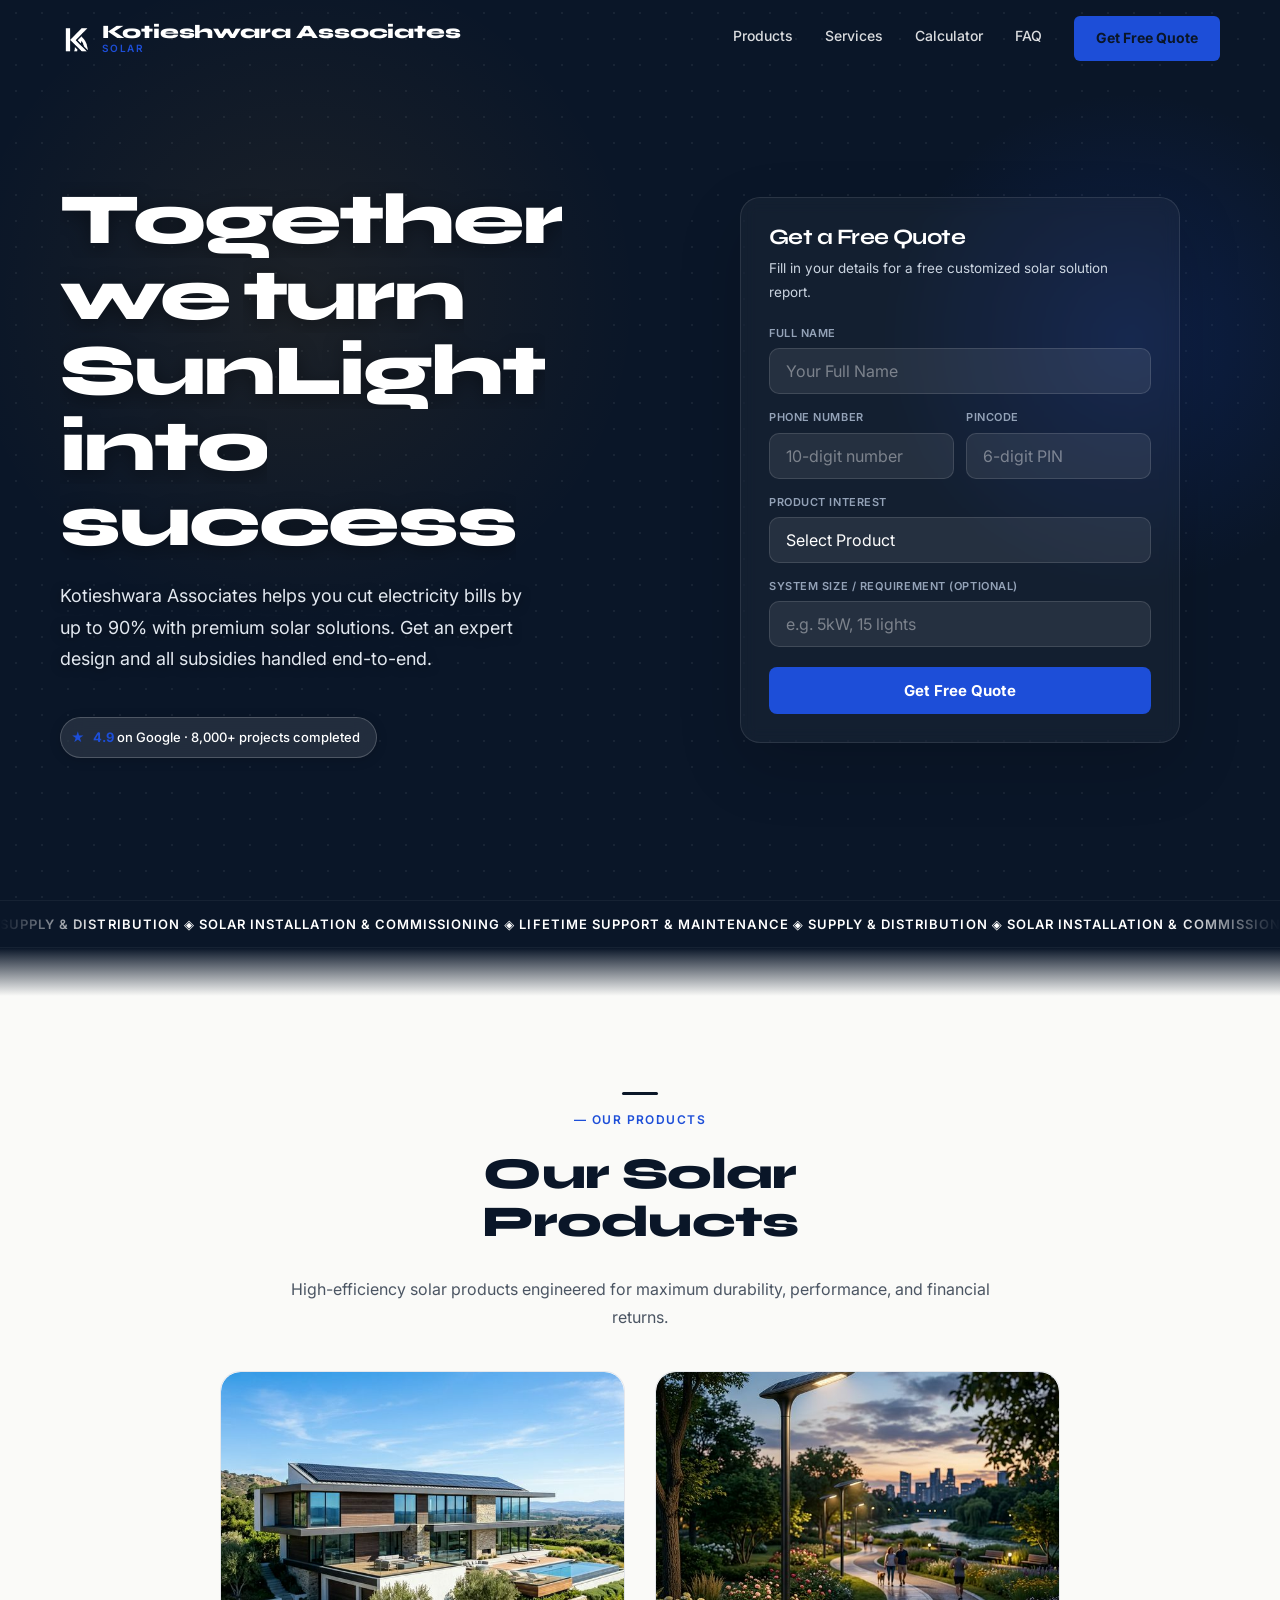
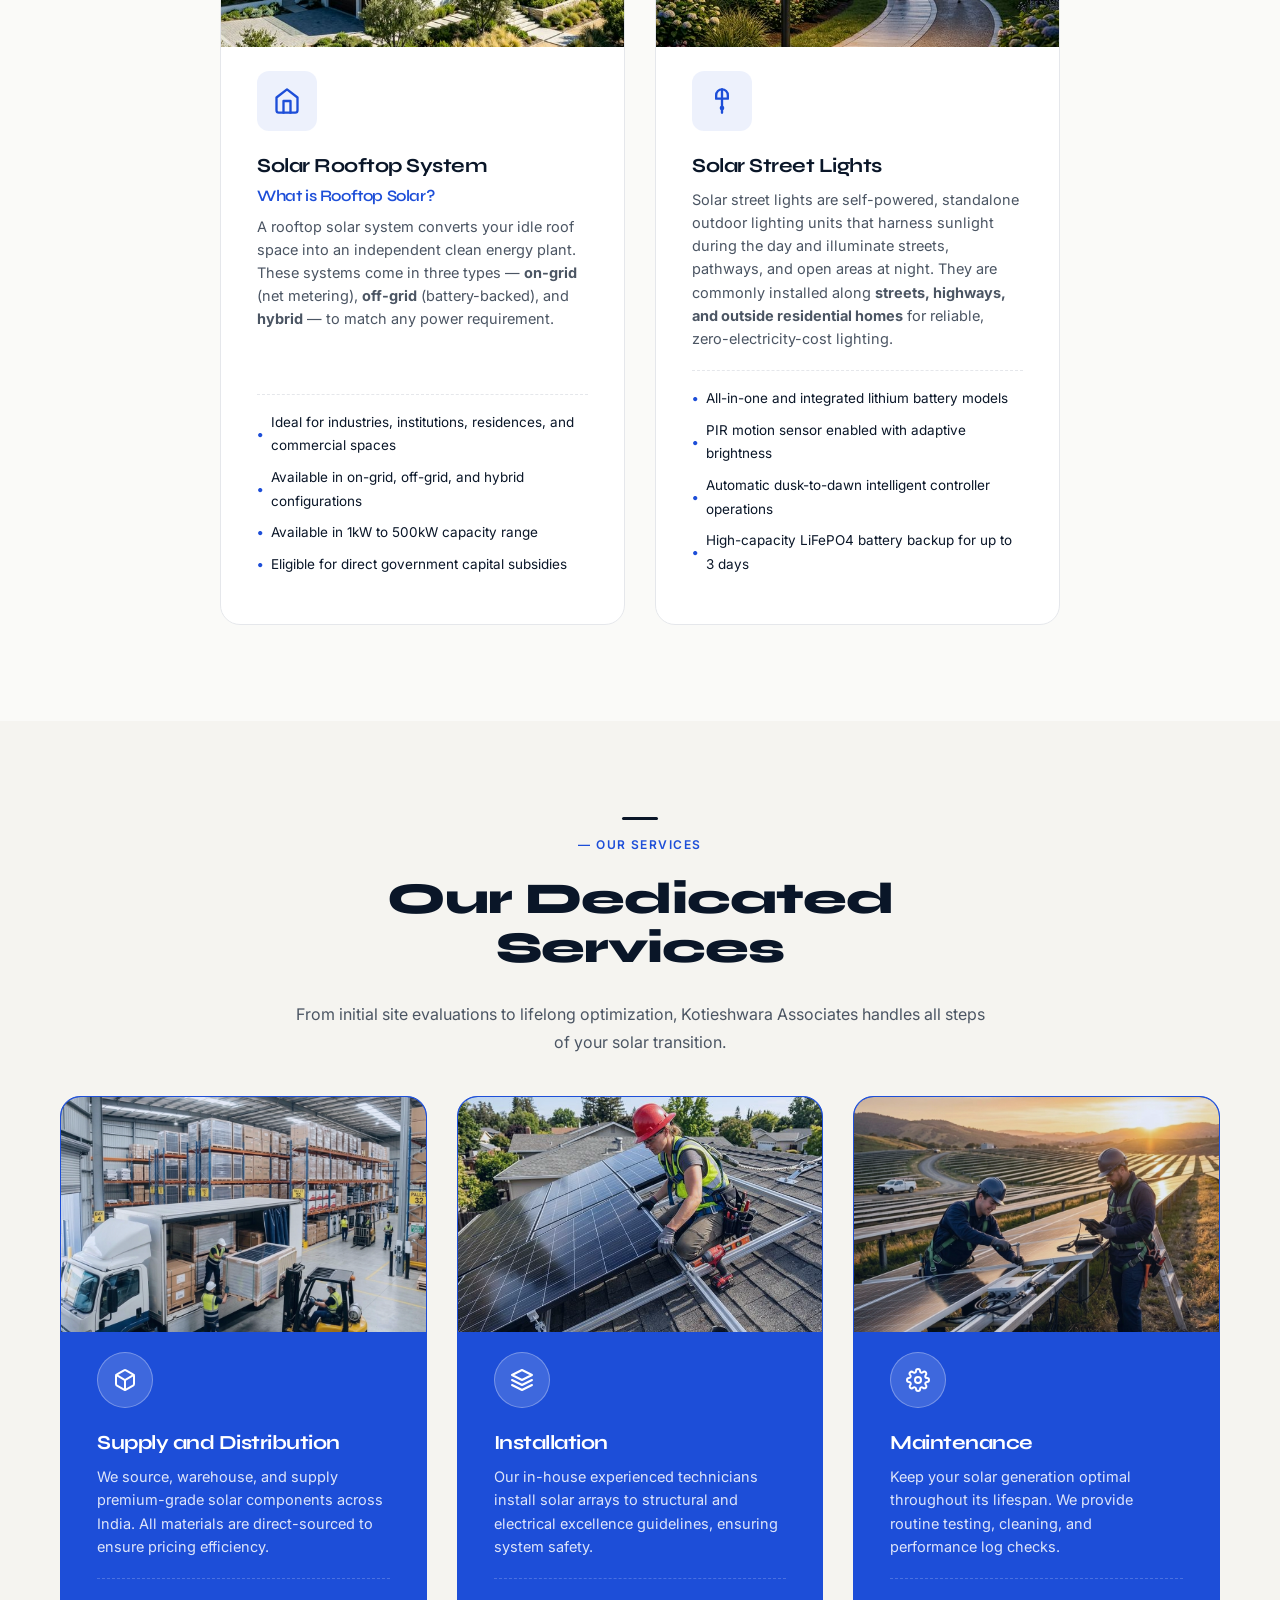
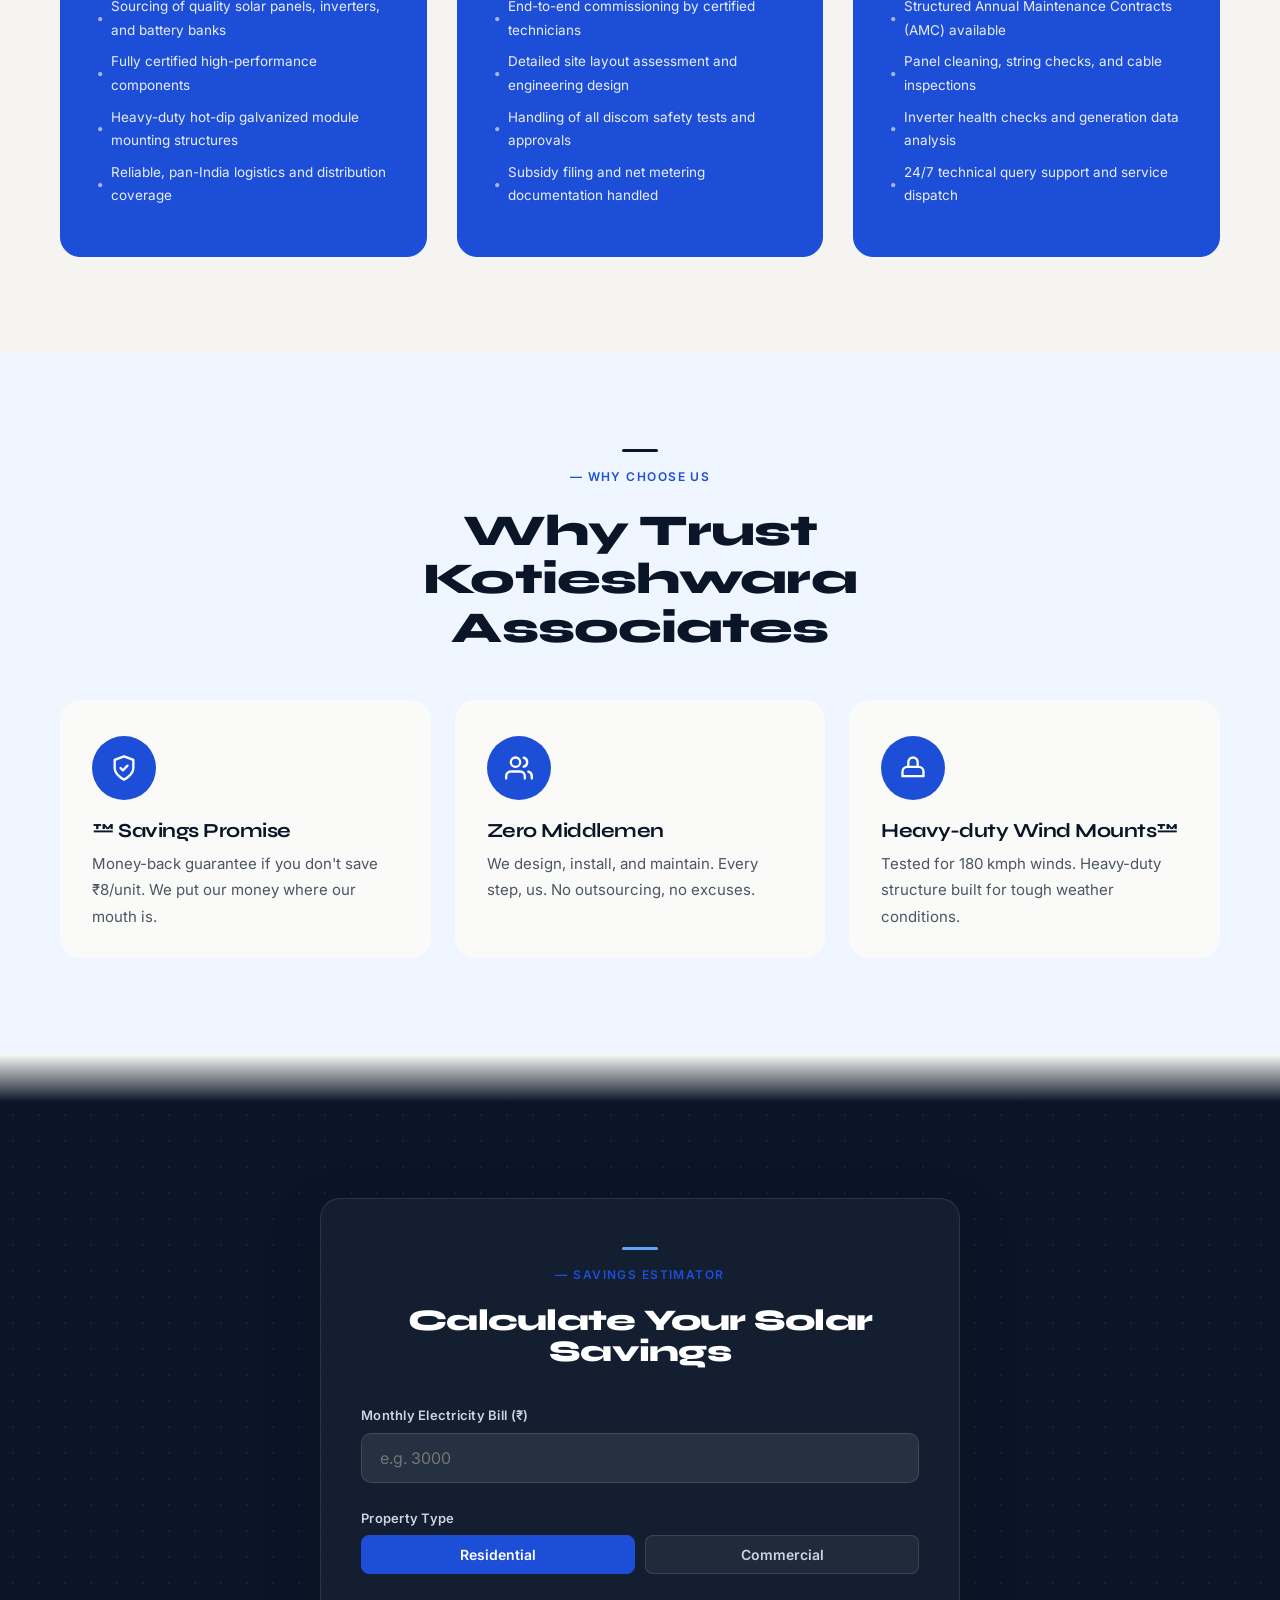
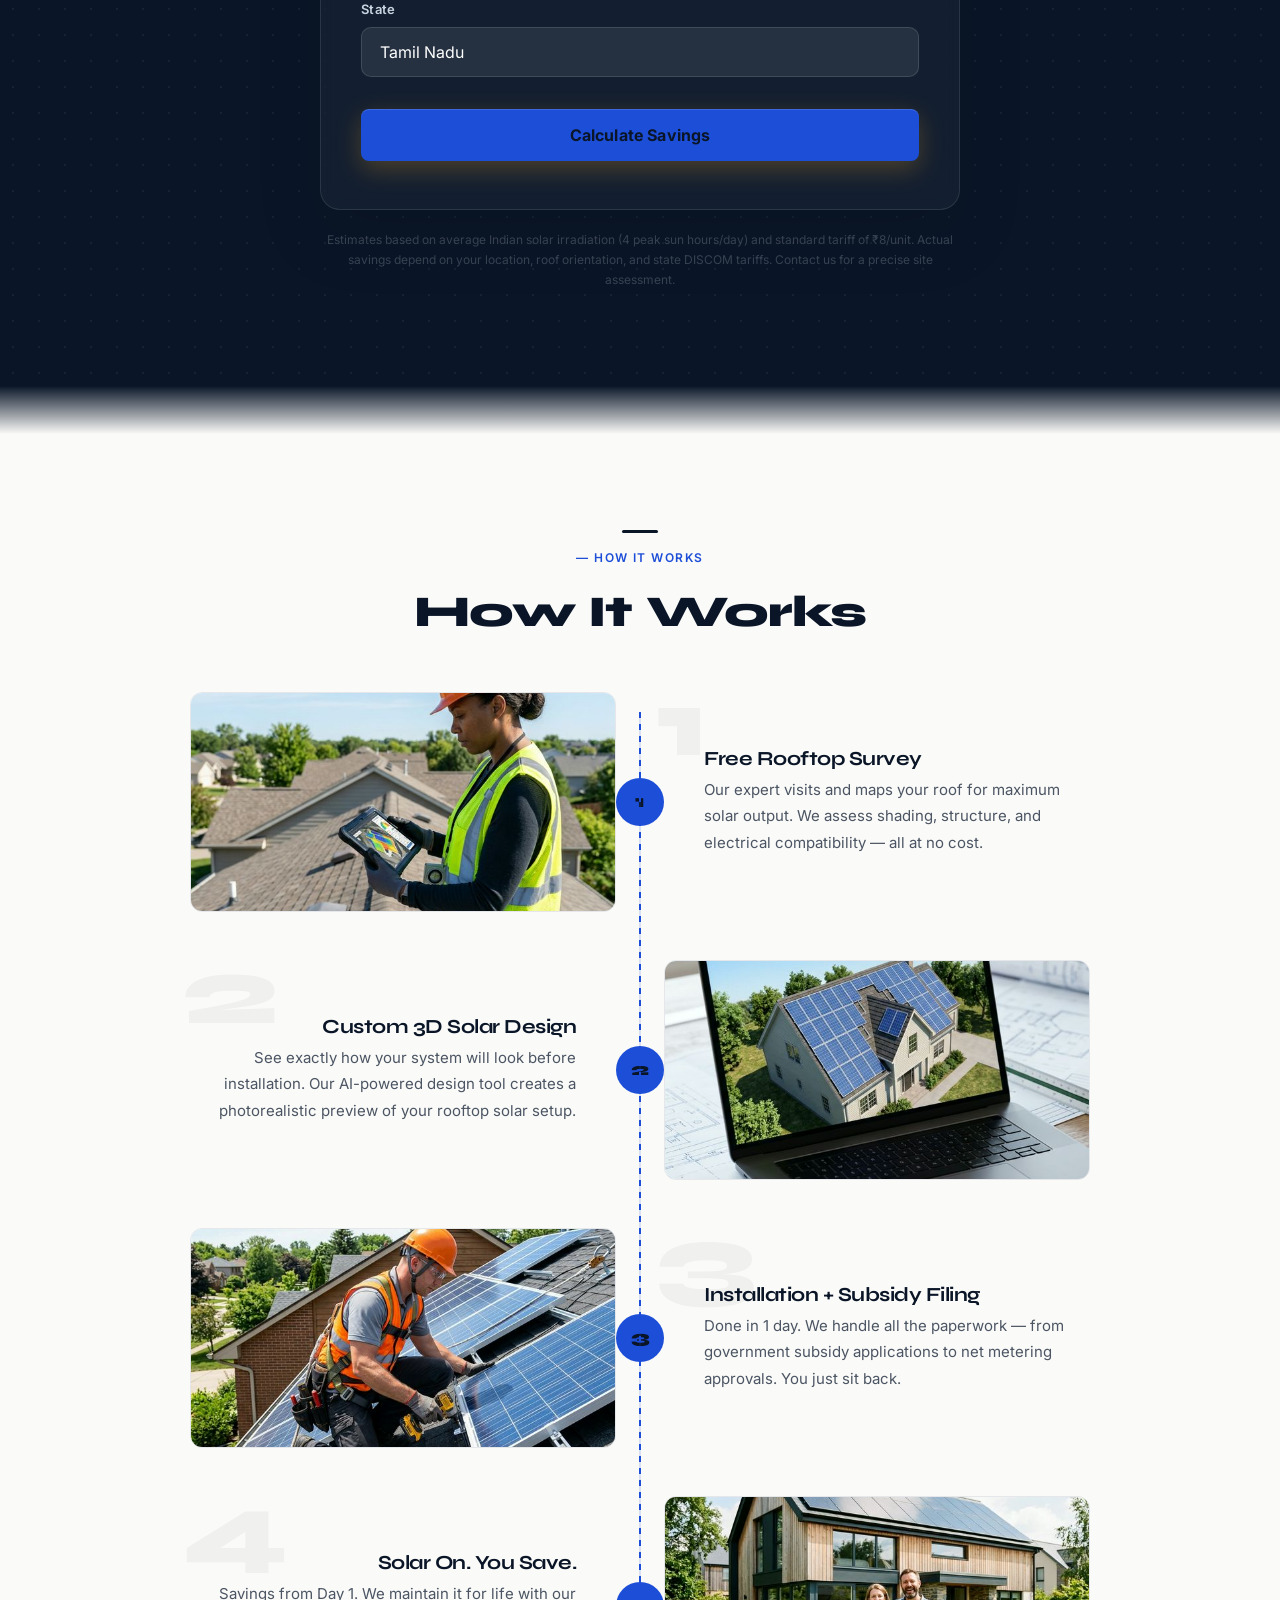
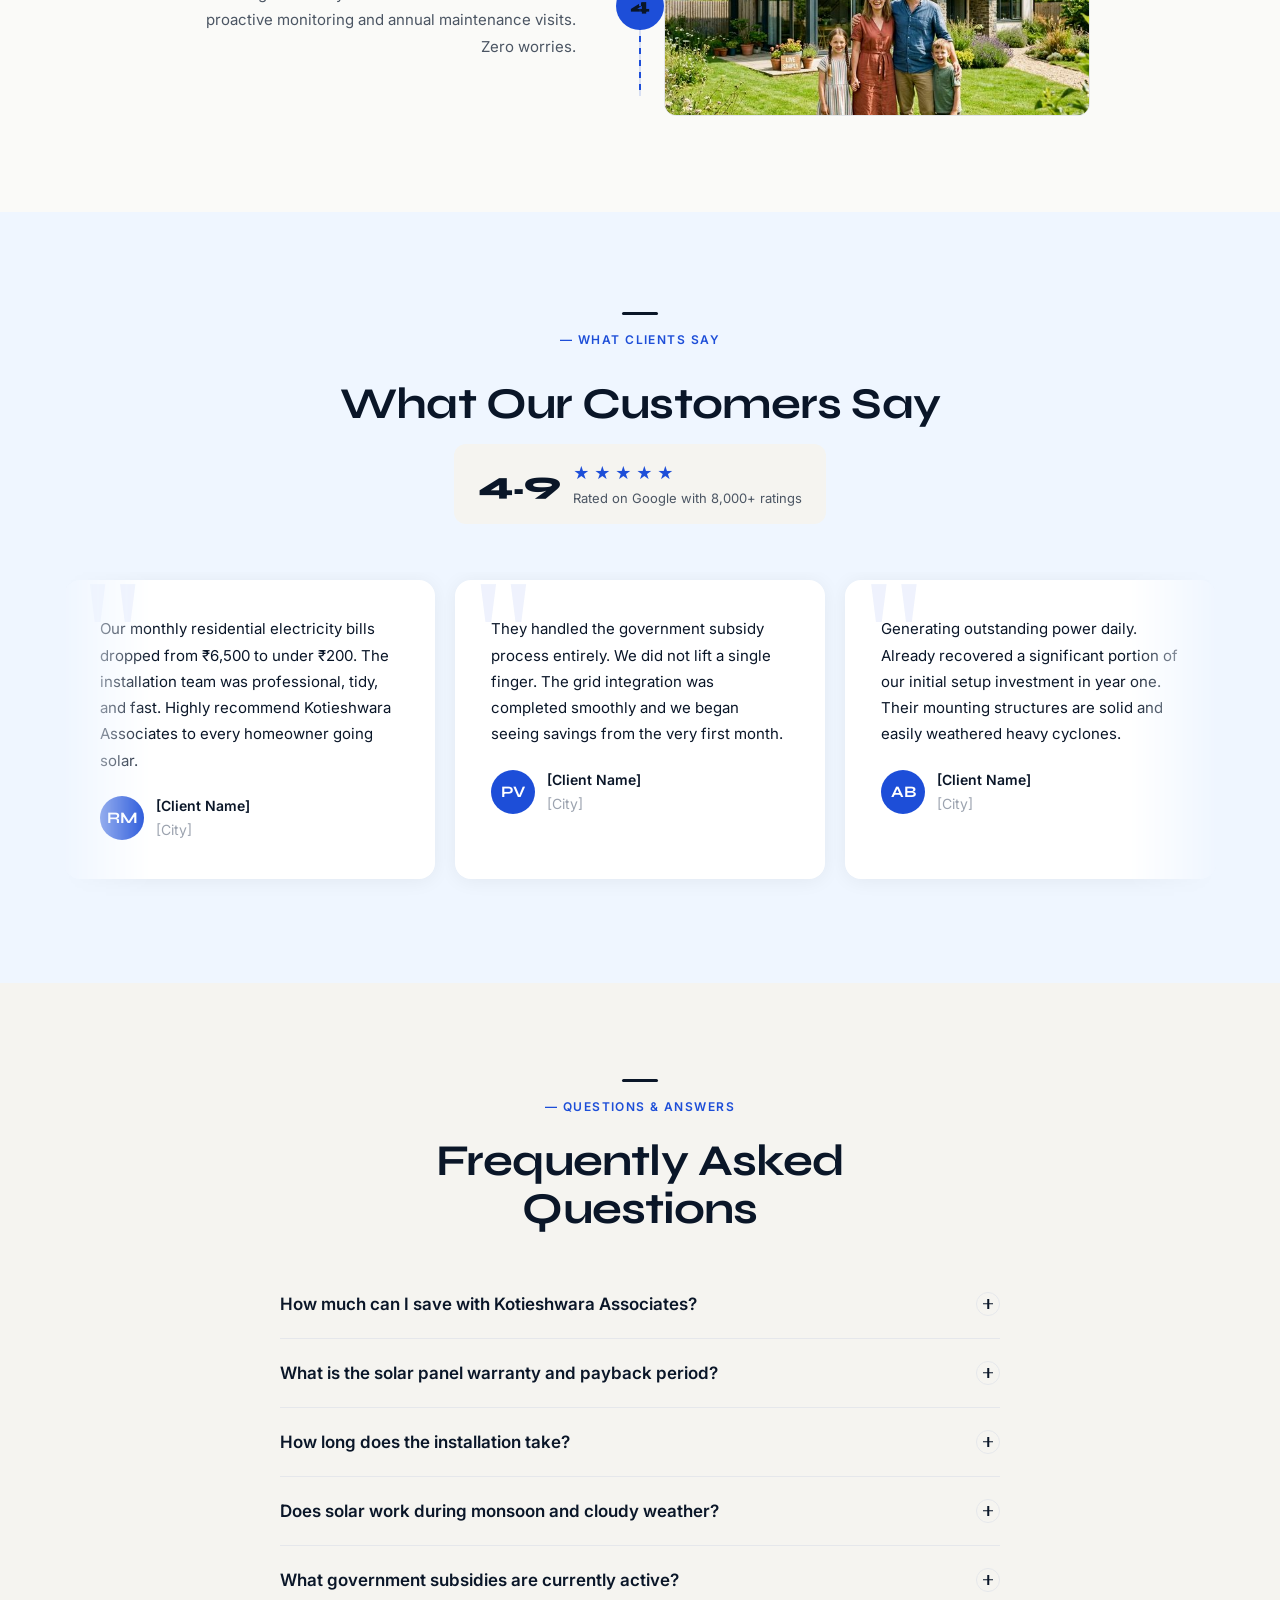
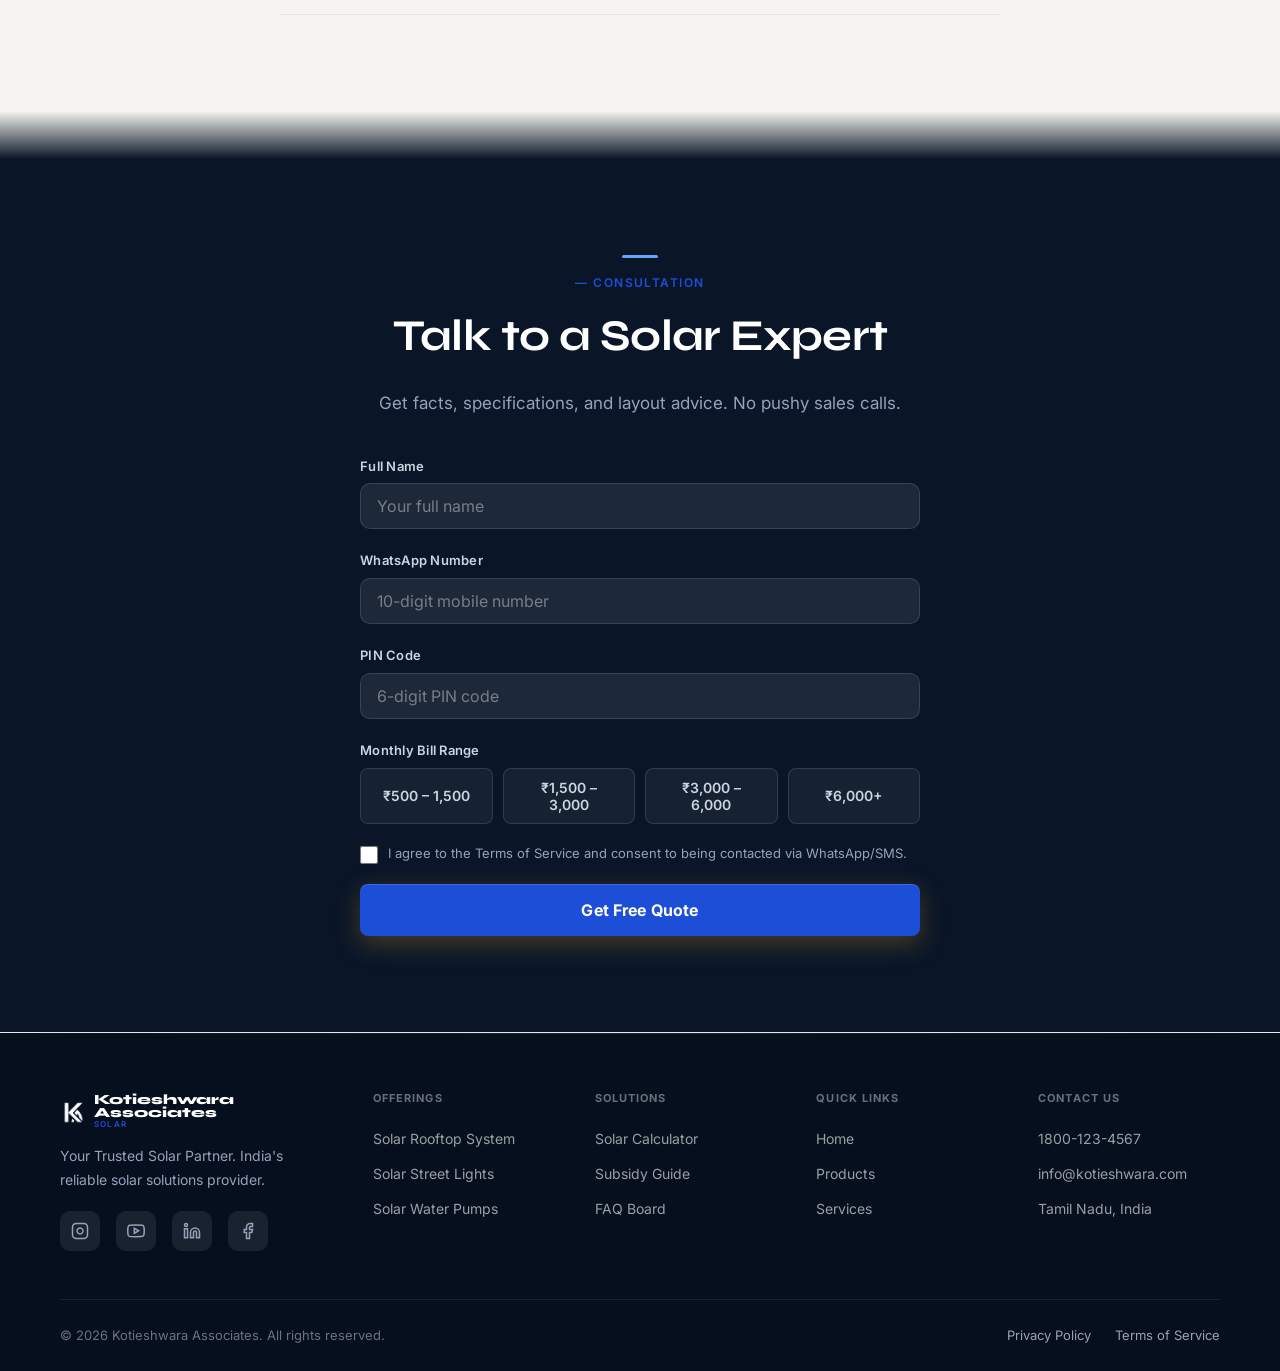
<file: original-index.html>
<!DOCTYPE html>
<html lang="en">

<head>
  <meta charset="UTF-8" />
  <meta name="viewport" content="width=device-width, initial-scale=1.0" />
  <title>Kotieshwara Associates — Your Home. Powered Forever.</title>
  <meta name="description"
    content="India's fastest-growing home solar brand. Save up to 90% on electricity bills with Kotieshwara Associates solar solutions." />

  <!-- Google Fonts -->
  <link rel="preconnect" href="https://fonts.googleapis.com" />
  <link rel="preconnect" href="https://fonts.gstatic.com" crossorigin />
  <link
    href="https://fonts.googleapis.com/css2?family=Inter:wght@300;400;500;600;700&family=Syne:wght@400;500;600;700;800&display=swap"
    rel="stylesheet" />

  <!-- AOS.js -->
  <link href="https://cdn.jsdelivr.net/npm/aos@2.3.4/dist/aos.css" rel="stylesheet" />

  <style>
    /* ===== CSS RESET & BASE ===== */
    *,
    *::before,
    *::after {
      margin: 0;
      padding: 0;
      box-sizing: border-box;
    }

    html {
      scroll-behavior: smooth;
      -webkit-font-smoothing: antialiased;
      -moz-osx-font-smoothing: grayscale;
    }

    body {
      font-family: 'Inter', system-ui, -apple-system, sans-serif;
      color: #374151;
      background: var(--bg);
      overflow-x: clip;
      line-height: 1.75;
      font-size: 17px;
    }

    h1,
    h2,
    h3,
    h4,
    h5,
    h6 {
      font-family: 'Syne', sans-serif;
      font-weight: 800;
      line-height: 1.05;
      letter-spacing: -0.025em;
    }

    a {
      text-decoration: none;
      color: inherit;
    }

    button {
      border: none;
      cursor: pointer;
      font-family: inherit;
    }

    img {
      max-width: 100%;
      height: auto;
      display: block;
    }

    input,
    select,
    textarea {
      font-family: inherit;
      font-size: 16px;
    }

    ul {
      list-style: none;
    }

    /* ===== UTILITY CLASSES ===== */
    .container {
      width: 100%;
      max-width: 1200px;
      margin: 0 auto;
      padding: 0 20px;
    }

    .section-padding {
      padding: 80px 0;
    }

    @media (min-width: 1024px) {
      .section-padding {
        padding: 110px 0;
      }
    }

    .text-center {
      text-align: center;
    }

    .flex {
      display: flex;
    }

    .items-center {
      align-items: center;
    }

    .justify-between {
      justify-content: space-between;
    }

    .flex-col {
      flex-direction: column;
    }

    .grid {
      display: grid;
    }

    /* ===== COLOR VARIABLES ===== */
    :root {
      --navy: #0A1628;
      --accent: #1D4ED8;
      --green: #22C55E;
      --dark: #0A1628;
      --muted: #4B5563;
      --bg: #FAFAF8;
      --white-warm: #FAFAF8;
      --gray-warm: #F5F4F0;
      --footer-navy: #060F1E;
      --card: #F5F4F0;
      --card-border: #E5E7EB;
    }

    /* ===== SCROLL PROGRESS BAR ===== */
    .scroll-progress {
      position: fixed;
      top: 0;
      left: 0;
      height: 3px;
      background: linear-gradient(90deg, #1D4ED8, #60A5FA);
      z-index: 9999;
      width: 0%;
      transition: width 0.05s linear;
    }

    /* ===== KEYFRAMES ===== */
    @keyframes fadeInUp {
      from {
        opacity: 0;
        transform: translateY(30px);
      }

      to {
        opacity: 1;
        transform: translateY(0);
      }
    }

    @keyframes fadeInRight {
      from {
        opacity: 0;
        transform: translateX(40px);
      }

      to {
        opacity: 1;
        transform: translateX(0);
      }
    }

    @keyframes heroIn {
      from {
        opacity: 0;
        transform: translateY(20px) skewY(1deg);
      }

      to {
        opacity: 1;
        transform: translateY(0) skewY(0deg);
      }
    }

    /* Masked word reveal animation */
    .animated-word-clip {
      display: inline-block;
      overflow: hidden;
      vertical-align: bottom;
      margin-right: 0.18em;
    }

    .animated-word-clip>span {
      display: inline-block;
      transform: translateY(110%);
      animation: revealWord 0.9s cubic-bezier(0.16, 1, 0.3, 1) forwards;
    }

    .animated-word-clip:nth-child(1)>span {
      animation-delay: 0.15s;
    }

    .animated-word-clip:nth-child(2)>span {
      animation-delay: 0.28s;
    }

    .animated-word-clip:nth-child(3)>span {
      animation-delay: 0.4s;
    }

    .animated-word-clip:nth-child(4)>span {
      animation-delay: 0.52s;
    }

    .animated-word-clip:nth-child(5)>span {
      animation-delay: 0.64s;
    }

    .animated-word-clip:nth-child(6)>span {
      animation-delay: 0.76s;
    }

    .animated-word-clip:nth-child(7)>span {
      animation-delay: 0.88s;
    }

    @keyframes revealWord {
      to {
        transform: translateY(0);
      }
    }

    /* Premium slide up fade animation for sub-elements */
    .hero-sub-animate {
      opacity: 0;
      transform: translateY(25px);
      animation: slideUpFade 1s cubic-bezier(0.16, 1, 0.3, 1) 0.7s forwards;
    }

    @keyframes slideUpFade {
      to {
        opacity: 1;
        transform: translateY(0);
      }
    }

    @keyframes glowPulse {

      0%,
      100% {
        box-shadow: 0 0 20px rgba(245, 166, 35, 0.15), 0 0 60px rgba(245, 166, 35, 0.08);
      }

      50% {
        box-shadow: 0 0 40px rgba(245, 166, 35, 0.3), 0 0 100px rgba(245, 166, 35, 0.15);
      }
    }

    @keyframes shake {

      0%,
      100% {
        transform: translateX(0);
      }

      20% {
        transform: translateX(-8px);
      }

      40% {
        transform: translateX(8px);
      }

      60% {
        transform: translateX(-6px);
      }

      80% {
        transform: translateX(6px);
      }
    }

    @keyframes slideUp {
      from {
        transform: translateY(100%);
      }

      to {
        transform: translateY(0);
      }
    }

    @keyframes slideDown {
      from {
        opacity: 0;
        max-height: 0;
      }

      to {
        opacity: 1;
        max-height: 500px;
      }
    }

    @keyframes countUp {
      from {
        opacity: 0;
        transform: translateY(10px) scale(0.9);
      }

      to {
        opacity: 1;
        transform: translateY(0) scale(1);
      }
    }

    /* ===== SECTION TRANSITION GRADIENTS ===== */
    .section-transition-dark-to-light {
      height: 60px;
      background: linear-gradient(#050C1A, #FDFDFC);
    }

    .section-transition-light-to-dark {
      height: 60px;
      background: linear-gradient(#FDFDFC, #050C1A);
    }

    .section-transition-warm-to-dark {
      height: 60px;
      background: linear-gradient(#F0F4F8, #050C1A);
    }

    /* ===== EYEBROW LABEL SYSTEM ===== */
    .section-eyebrow {
      display: flex;
      flex-direction: column;
      align-items: center;
      margin-bottom: 20px;
    }

    .section-eyebrow::before {
      content: '';
      display: block;
      width: 36px;
      height: 3px;
      background: var(--navy);
      border-radius: 2px;
      margin-bottom: 14px;
    }

    /* Override colors on dark sections */
    .hero .section-eyebrow::before,
    .calc-section .section-eyebrow::before,
    .lead-section .section-eyebrow::before {
      background: #60A5FA;
    }

    .section-eyebrow span {
      font-family: 'Inter', sans-serif;
      font-size: 12px;
      font-weight: 600;
      letter-spacing: 0.12em;
      text-transform: uppercase;
      color: #1D4ED8;
    }

    /* ===== NAVBAR ===== */
    .navbar {
      position: fixed;
      top: 0;
      left: 0;
      right: 0;
      z-index: 1000;
      padding: 16px 0;
      transition: all 0.3s ease;
      background: transparent;
    }

    .navbar.scrolled {
      background: rgba(255, 255, 255, 0.92);
      backdrop-filter: blur(12px);
      -webkit-backdrop-filter: blur(12px);
      border-bottom: 1px solid rgba(0, 0, 0, 0.06);
      box-shadow: none;
      padding: 12px 0;
    }

    .nav-hero-separator {
      height: 1px;
      background: linear-gradient(90deg, transparent, #1E3A5F, transparent);
      position: absolute;
      bottom: 0;
      left: 0;
      right: 0;
    }

    .navbar-inner {
      display: flex;
      align-items: center;
      justify-content: space-between;
    }

    .logo {
      font-family: 'Syne', sans-serif;
      font-size: 24px;
      font-weight: 800;
      color: #FFFFFF;
      display: flex;
      align-items: center;
      gap: 8px;
      transition: color 0.3s ease;
    }

    .logo .logo-amber {
      color: var(--accent);
    }

    .navbar.scrolled .logo {
      color: var(--navy);
    }

    .logo svg,
    .brand-logo {
      height: 34px;
      width: auto;
      flex-shrink: 0;
      transition: filter 0.3s ease;
      filter: brightness(0) invert(1);
      /* Dynamic white-out on transparent header */
    }

    .navbar.scrolled .brand-logo {
      filter: none;
      /* Original navy blue color on scrolled header */
    }

    .nav-links {
      display: none;
      align-items: center;
      gap: 32px;
    }

    @media (min-width: 1024px) {
      .nav-links {
        display: flex;
      }
    }

    .nav-links a:not(.nav-cta) {
      font-size: 14px;
      font-weight: 500;
      color: rgba(255, 255, 255, 0.85);
      transition: color 0.2s ease;
      position: relative;
      padding-bottom: 4px;
    }

    .nav-links a:not(.nav-cta)::after {
      content: '';
      position: absolute;
      bottom: -2px;
      left: 0;
      width: 100%;
      height: 2px;
      background: var(--accent);
      transform: scaleX(0);
      transition: transform 0.25s cubic-bezier(0.22, 1, 0.36, 1);
      transform-origin: center;
    }

    .nav-links a:not(.nav-cta):hover::after {
      transform: scaleX(1);
    }

    .navbar.scrolled .nav-links a:not(.nav-cta) {
      color: #374151;
    }

    .nav-links a:not(.nav-cta):hover {
      color: var(--navy);
    }

    .navbar:not(.scrolled) .nav-links a:not(.nav-cta):hover {
      color: #FFFFFF;
    }

    .nav-cta {
      display: none;
      background: var(--accent);
      color: var(--navy);
      padding: 10px 22px;
      border-radius: 6px;
      font-size: 14px;
      font-weight: 700;
      transition: all 0.2s ease;
    }

    @media (min-width: 1024px) {
      .nav-cta {
        display: inline-block;
      }
    }

    .nav-cta:hover {
      background: #173CB3;
      transform: translateY(-1px);
    }

    .hamburger {
      display: block;
      background: none;
      border: none;
      cursor: pointer;
      padding: 4px;
      z-index: 1001;
    }

    @media (min-width: 1024px) {
      .hamburger {
        display: none;
      }
    }

    .hamburger span {
      display: block;
      width: 24px;
      height: 2px;
      background: #FFFFFF;
      margin: 6px 0;
      transition: all 0.3s ease;
    }

    .navbar.scrolled .hamburger span {
      background: var(--navy);
    }

    /* Mobile Menu Overlay */
    .mobile-menu {
      position: fixed;
      top: 0;
      right: 0;
      width: 100%;
      height: 100vh;
      background: var(--navy);
      z-index: 999;
      display: flex;
      flex-direction: column;
      align-items: center;
      justify-content: center;
      gap: 32px;
      transform: translateX(100%);
      transition: transform 0.4s ease;
    }

    .mobile-menu.open {
      transform: translateX(0);
    }

    .mobile-menu a {
      font-family: 'Syne', sans-serif;
      font-size: 28px;
      font-weight: 600;
      color: #FFFFFF;
    }

    .mobile-menu .nav-cta {
      display: inline-block;
      margin-top: 16px;
      font-size: 16px;
      padding: 14px 32px;
      border-radius: 8px;
    }

    .mobile-menu-close {
      position: absolute;
      top: 24px;
      right: 24px;
      background: none;
      border: none;
      color: #FFFFFF;
      font-size: 32px;
      cursor: pointer;
      width: 40px;
      height: 40px;
      display: flex;
      align-items: center;
      justify-content: center;
    }

    /* ===== HERO SECTION ===== */
    .hero {
      min-height: 100vh;
      background-image:
        linear-gradient(180deg, rgba(13, 24, 41, 0.9) 0%, rgba(13, 24, 41, 0.7) 60%, rgba(13, 24, 41, 0.2) 100%),
        url('https://images.unsplash.com/photo-1509391366360-2e959784a276?auto=format&fit=crop&w=2500&q=80');
      background-size: cover;
      background-position: center;
      display: flex;
      align-items: center;
      padding: 140px 0 100px;
      position: relative;
      overflow: hidden;
    }

    @media (min-width: 1024px) {
      .hero {
        background-image:
          linear-gradient(90deg, #0D1829 0%, rgba(13, 24, 41, 0.9) 45%, rgba(13, 24, 41, 0.15) 100%),
          url('https://images.unsplash.com/photo-1509391366360-2e959784a276?auto=format&fit=crop&w=2500&q=80');
      }
    }

    .hero::before {
      content: '';
      position: absolute;
      top: -100px;
      left: -100px;
      width: 800px;
      height: 800px;
      border-radius: 50%;
      background: radial-gradient(circle, rgba(245, 166, 35, 0.08) 0%, transparent 60%);
      pointer-events: none;
      z-index: 0;
    }

    .hero-inner {
      display: flex;
      align-items: center;
      gap: 40px;
      position: relative;
      z-index: 1;
    }

    @media (max-width: 1023px) {
      .hero-inner {
        flex-direction: column;
        text-align: center;
      }
    }

    .hero-content {
      flex: 1;
      max-width: 640px;
    }

    @media (min-width: 1024px) {
      .hero-content {
        flex: 0 0 58%;
        text-align: left;
      }
    }

    .hero-headline {
      font-family: 'Syne', sans-serif;
      font-size: 36px;
      font-weight: 800;
      color: #FFFFFF;
      line-height: 1.05;
      letter-spacing: -0.03em;
      margin-bottom: 20px;
      opacity: 0;
      animation: heroIn 0.7s cubic-bezier(0.22, 1, 0.36, 1) 0.2s forwards;
    }

    @media (min-width: 640px) {
      .hero-headline {
        font-size: 56px;
      }
    }

    @media (min-width: 1024px) {
      .hero-headline {
        font-size: 72px;
      }
    }

    .hero-sub {
      font-size: 17px;
      color: #94A3B8;
      line-height: 1.75;
      margin-bottom: 32px;
      max-width: 480px;
      opacity: 0;
      animation: heroIn 0.7s cubic-bezier(0.22, 1, 0.36, 1) 0.35s forwards;
    }

    @media (min-width: 1024px) {
      .hero-sub {
        font-size: 18px;
      }
    }

    @media (max-width: 1023px) {
      .hero-sub {
        margin-left: auto;
        margin-right: auto;
      }
    }

    .hero-cta {
      display: inline-flex;
      align-items: center;
      gap: 8px;
      background: var(--accent);
      color: var(--navy);
      padding: 16px 32px;
      border-radius: 8px;
      font-size: 16px;
      font-weight: 700;
      min-height: 48px;
      letter-spacing: 0.01em;
      box-shadow: 0 1px 0 rgba(255, 255, 255, 0.15) inset, 0 8px 24px rgba(245, 166, 35, 0.25);
      transition: all 0.18s cubic-bezier(0.22, 1, 0.36, 1);
      opacity: 0;
      animation: heroIn 0.7s cubic-bezier(0.22, 1, 0.36, 1) 0.5s forwards;
    }

    .hero-cta:hover {
      background: #173CB3;
      transform: translateY(-1px);
      box-shadow: 0 1px 0 rgba(255, 255, 255, 0.15) inset, 0 12px 32px rgba(245, 166, 35, 0.35);
    }

    .hero-cta svg {
      width: 18px;
      height: 18px;
      transition: transform 0.2s ease;
    }

    .hero-cta:hover svg {
      transform: translateX(3px);
    }

    .trust-badge {
      display: inline-flex;
      align-items: center;
      gap: 8px;
      margin-top: 24px;
      background: #FFFFFF;
      padding: 8px 16px 8px 10px;
      border-radius: 100px;
      font-size: 13px;
      font-family: 'Inter', sans-serif;
      font-weight: 500;
      color: #374151;
      box-shadow: 0 2px 12px rgba(0, 0, 0, 0.15);
      opacity: 0;
      animation: heroIn 0.7s cubic-bezier(0.22, 1, 0.36, 1) 0.65s forwards;
    }

    .trust-badge .star {
      color: var(--accent);
    }

    .hero-visual {
      flex: 1;
      display: flex;
      justify-content: center;
      align-items: center;
      opacity: 0;
      animation: fadeInRight 0.8s ease-out 0.5s forwards;
    }

    @media (min-width: 1024px) {
      .hero-visual {
        flex: 0 0 40%;
      }
    }

    .hero-visual img {
      border-radius: 20px;
      width: 100%;
      max-width: 500px;
      object-fit: cover;
    }

    /* ===== SEGMENT CARDS ===== */
    .segment-section {
      padding: 64px 0;
      background: var(--white-off);
    }

    @media (min-width: 1024px) {
      .segment-section {
        padding: 96px 0;
      }
    }

    .section-heading {
      font-family: 'Syne', sans-serif;
      font-size: 26px;
      font-weight: 800;
      color: var(--navy);
      text-align: center;
      margin-bottom: 48px;
      max-width: 600px;
      margin-left: auto;
      margin-right: auto;
      line-height: 1.1;
      letter-spacing: -0.02em;
    }

    @media (min-width: 640px) {
      .section-heading {
        font-size: 44px;
      }
    }

    .segment-grid {
      display: grid;
      grid-template-columns: 1fr;
      gap: 24px;
    }

    @media (min-width: 640px) {
      .segment-grid {
        grid-template-columns: repeat(3, 1fr);
      }
    }

    .segment-card {
      background: #FFFFFF;
      border: 1px solid var(--card-border);
      border-radius: 16px;
      padding: 0 0 32px 0;
      transition: all 0.25s cubic-bezier(0.22, 1, 0.36, 1);
      cursor: pointer;
      box-shadow: 0 4px 12px rgba(0, 0, 0, 0.03);
      overflow: hidden;
      display: flex;
      flex-direction: column;
    }

    .segment-card:hover {
      transform: translateY(-8px);
      box-shadow: 0 20px 60px rgba(0, 0, 0, 0.08);
      border-color: var(--accent);
    }

    .segment-img {
      width: 100%;
      height: 220px;
      margin-bottom: 24px;
      overflow: hidden;
    }

    .segment-img img {
      width: 100%;
      height: 100%;
      object-fit: cover;
      transition: transform 0.5s cubic-bezier(0.22, 1, 0.36, 1);
    }

    .segment-card:hover .segment-img img {
      transform: scale(1.05);
    }

    .segment-content {
      padding: 0 32px;
      flex: 1;
      display: flex;
      flex-direction: column;
      align-items: flex-start;
    }

    @media (max-width: 639px) {
      .segment-content {
        align-items: center;
        text-align: center;
      }
    }

    .segment-card h3 {
      font-family: 'Syne', sans-serif;
      font-size: 20px;
      font-weight: 700;
      color: var(--navy);
      margin-bottom: 8px;
    }

    .segment-card p {
      font-size: 15px;
      color: var(--muted);
      line-height: 1.7;
      margin-bottom: 16px;
    }

    .segment-link {
      display: inline-flex;
      align-items: center;
      justify-content: center;
      gap: 4px;
      font-size: 14px;
      font-weight: 600;
      color: var(--navy);
      background: transparent;
      border: 1.5px solid var(--navy);
      padding: 10px 20px;
      border-radius: 8px;
      min-height: 48px;
      transition: all 0.18s ease;
    }

    .segment-link:hover {
      background: var(--navy);
      color: #FFFFFF;
      gap: 8px;
    }

    /* ===== WHY TRUST HELIONEST ===== */
    .trust-section {
      padding: 96px 0;
      background: var(--white-warm);
    }

    @media (min-width: 1024px) {
      .trust-section {
        padding: 96px 0;
      }
    }

    .trust-grid {
      display: grid;
      grid-template-columns: 1fr;
      gap: 24px;
    }

    @media (min-width: 640px) {
      .trust-grid {
        grid-template-columns: 1fr 1fr;
      }
    }

    @media (min-width: 1024px) {
      .trust-grid {
        grid-template-columns: repeat(3, 1fr);
      }
    }

    .trust-card {
      background: #FAFAF8;
      border-radius: 20px;
      padding: 36px 32px 28px;
      border: none;
      box-shadow: none;
      transition: transform 0.25s ease;
    }

    @media (max-width: 639px) {
      .trust-card {
        text-align: center;
      }
    }

    .trust-card:hover {
      transform: translateY(-4px);
    }

    .trust-icon {
      width: 64px;
      height: 64px;
      background: var(--accent);
      border-radius: 50%;
      display: flex;
      align-items: center;
      justify-content: center;
      margin-bottom: 20px;
    }

    @media (max-width: 639px) {
      .trust-icon {
        margin-left: auto;
        margin-right: auto;
      }
    }

    .trust-icon svg {
      width: 28px;
      height: 28px;
      color: #FFFFFF;
    }

    .trust-card h3 {
      font-family: 'Syne', sans-serif;
      font-size: 20px;
      font-weight: 700;
      color: var(--navy);
      margin-bottom: 10px;
    }

    .trust-card p {
      font-size: 15px;
      color: var(--muted);
      line-height: 1.75;
    }

    /* ===== STATS SECTION ===== */
    .stats-section {
      padding: 70px 0 60px;
      background: #F0F4F8;
    }

    @media (min-width: 1024px) {
      .stats-section {
        padding: 70px 0 60px;
      }
    }

    .stats-grid {
      display: grid;
      grid-template-columns: 1fr;
      gap: 32px;
      margin-bottom: 48px;
    }

    @media (min-width: 480px) {
      .stats-grid {
        grid-template-columns: repeat(2, 1fr);
      }
    }

    @media (min-width: 640px) {
      .stats-grid {
        grid-template-columns: repeat(4, 1fr);
        gap: 24px;
      }
    }

    .stat-item {
      text-align: center;
    }

    .stat-number {
      font-family: 'Syne', sans-serif;
      font-size: 40px;
      font-weight: 800;
      color: var(--navy);
      line-height: 1.1;
      letter-spacing: -0.04em;
      margin-bottom: 6px;
    }

    @media (min-width: 640px) {
      .stat-number {
        font-size: 52px;
      }
    }

    @media (min-width: 1024px) {
      .stat-number {
        font-size: 64px;
      }
    }

    .stat-prefix,
    .stat-suffix {
      font-size: 24px;
      font-weight: 700;
      color: var(--navy);
      vertical-align: 0.15em;
    }

    @media (min-width: 640px) {

      .stat-prefix,
      .stat-suffix {
        font-size: 32px;
        vertical-align: 0.1em;
      }
    }

    .stat-label {
      font-size: 14px;
      color: var(--muted);
      font-weight: 400;
    }



    /* ===== SAVINGS CALCULATOR ===== */
    .calc-section {
      padding: 64px 0;
      background: var(--white-off);
    }

    @media (min-width: 1024px) {
      .calc-section {
        padding: 96px 0;
      }
    }

    .calc-card {
      max-width: 640px;
      margin: 0 auto;
      background: #FFFFFF;
      border: 1px solid var(--card-border);
      border-radius: 20px;
      padding: 40px 28px;
      box-shadow: 0 4px 24px rgba(0, 0, 0, 0.06);
    }

    @media (min-width: 640px) {
      .calc-card {
        padding: 48px 40px;
      }
    }

    .calc-card h2 {
      font-size: 26px;
      color: var(--navy);
      text-align: center;
      margin-bottom: 32px;
    }

    @media (min-width: 640px) {
      .calc-card h2 {
        font-size: 30px;
      }
    }

    .form-group {
      margin-bottom: 24px;
    }

    .form-label {
      display: block;
      font-size: 13px;
      font-weight: 600;
      color: #374151;
      margin-bottom: 6px;
      letter-spacing: 0.02em;
    }

    .form-input {
      width: 100%;
      padding: 14px 18px;
      background: #F0F4F8;
      border: 1.5px solid transparent;
      border-radius: 10px;
      font-size: 16px;
      transition: border-color 0.2s, background 0.2s;
    }

    .form-input:focus {
      outline: none;
      background: #FFFFFF;
      border-color: var(--accent);
    }

    .form-input.error {
      border-color: #EF4444;
      animation: shake 0.4s ease;
    }

    .error-text {
      font-size: 13px;
      color: #EF4444;
      margin-top: 6px;
      display: none;
    }

    .error-text.show {
      display: block;
    }

    .pill-group {
      display: grid;
      grid-template-columns: 1fr 1fr;
      gap: 10px;
    }

    @media (min-width: 640px) {
      .pill-group {
        display: flex;
        flex-wrap: wrap;
      }
    }

    .pill-btn {
      padding: 10px 18px;
      border: none;
      border-radius: 8px;
      background: #F0F4F8;
      font-size: 14px;
      font-weight: 600;
      color: #374151;
      cursor: pointer;
      transition: all 0.15s ease;
      flex: 1;
      min-width: 120px;
      text-align: center;
    }

    .pill-btn:hover {
      background: #E0E7FF;
    }

    .pill-btn.active {
      background: #0A1628;
      color: #FFFFFF;
      font-weight: 600;
    }

    .calc-submit {
      width: 100%;
      padding: 16px;
      background: var(--accent);
      color: var(--navy);
      border-radius: 8px;
      font-size: 16px;
      font-weight: 700;
      min-height: 48px;
      letter-spacing: 0.01em;
      box-shadow: 0 1px 0 rgba(255, 255, 255, 0.15) inset, 0 8px 24px rgba(245, 166, 35, 0.25);
      transition: all 0.18s cubic-bezier(0.22, 1, 0.36, 1);
      margin-top: 8px;
    }

    .calc-submit:hover {
      background: #173CB3;
      transform: translateY(-1px);
      box-shadow: 0 1px 0 rgba(255, 255, 255, 0.15) inset, 0 12px 32px rgba(245, 166, 35, 0.35);
    }

    .calc-result {
      max-height: 0;
      overflow: hidden;
      opacity: 0;
      transition: all 0.4s ease;
      margin-top: 0;
    }

    .calc-result.show {
      max-height: 1200px;
      opacity: 1;
      margin-top: 28px;
    }

    .calc-result-inner {
      background: var(--card);
      border-radius: 14px;
      padding: 28px;
      border: 1px solid var(--card-border);
    }

    .calc-result-soon {
      display: none;
      text-align: center;
      padding: 24px;
    }

    .calc-result-soon.show {
      display: block;
    }

    .calc-result-soon svg {
      width: 48px;
      height: 48px;
      color: var(--accent);
      margin-bottom: 12px;
    }

    .result-amount {
      font-family: 'Syne', sans-serif;
      font-size: 32px;
      font-weight: 800;
      color: var(--green);
      margin-bottom: 4px;
    }

    .result-label {
      font-size: 14px;
      color: var(--muted);
      margin-bottom: 16px;
    }

    .result-detail {
      display: flex;
      justify-content: space-between;
      padding: 10px 0;
      border-bottom: 1px solid var(--card-border);
      font-size: 14px;
    }

    .result-detail:last-child {
      border-bottom: none;
    }

    .result-detail span:first-child {
      color: var(--muted);
    }

    .result-detail span:last-child {
      font-weight: 600;
      color: var(--navy);
    }

    .result-cta {
      display: block;
      width: 100%;
      padding: 14px;
      background: var(--navy);
      color: #FFFFFF;
      border-radius: 10px;
      font-size: 14px;
      font-weight: 600;
      text-align: center;
      margin-top: 16px;
      transition: all 0.2s ease;
    }

    .result-cta:hover {
      background: #152238;
    }

    .calc-contact-success {
      display: none;
      align-items: center;
      justify-content: center;
      gap: 10px;
      padding: 14px;
      background: rgba(34, 197, 94, 0.1);
      border: 1px solid rgba(34, 197, 94, 0.2);
      border-radius: 10px;
      margin-top: 16px;
      animation: fadeIn 0.3s ease;
    }

    .calc-contact-success.show {
      display: flex;
    }

    .calc-contact-success svg {
      width: 20px;
      height: 20px;
    }

    .calc-contact-success p {
      font-size: 14px;
      font-weight: 600;
      color: #22C55E;
      margin: 0;
    }

    /* ===== CALC RESULT DASHBOARD ===== */
    .calc-result-grid {
      display: grid;
      grid-template-columns: 1fr 1fr;
      gap: 14px;
      margin-bottom: 20px;
    }

    @media (max-width: 639px) {
      .calc-result-grid {
        grid-template-columns: 1fr;
        gap: 10px;
      }
    }

    .calc-stat-card {
      display: flex;
      flex-direction: column;
      gap: 4px;
      padding: 16px 18px;
      background: rgba(255, 255, 255, 0.06);
      border: 1px solid rgba(255, 255, 255, 0.08);
      border-radius: 12px;
      transition: transform 0.2s ease, box-shadow 0.2s ease;
    }

    .calc-stat-card:hover {
      transform: translateY(-2px);
      box-shadow: 0 6px 20px rgba(0, 0, 0, 0.15);
    }

    .calc-stat-highlight {
      background: rgba(29, 78, 216, 0.15);
      border-color: rgba(29, 78, 216, 0.3);
    }

    .calc-stat-subsidy {
      background: rgba(34, 197, 94, 0.08);
      border-color: rgba(34, 197, 94, 0.2);
    }

    .calc-stat-label {
      font-size: 12px;
      font-weight: 500;
      color: #94A3B8;
      letter-spacing: 0.02em;
      text-transform: uppercase;
    }

    .calc-stat-value {
      font-family: 'Syne', sans-serif;
      font-size: 22px;
      font-weight: 800;
      color: #FFFFFF;
      line-height: 1.15;
    }

    @media (max-width: 639px) {
      .calc-stat-value {
        font-size: 20px;
      }
    }

    .calc-stat-green {
      color: #22C55E;
    }

    .calc-subsidy-note {
      font-size: 13px;
      color: #94A3B8;
      line-height: 1.65;
      margin-bottom: 16px;
      padding: 14px 16px;
      background: rgba(34, 197, 94, 0.06);
      border: 1px solid rgba(34, 197, 94, 0.15);
      border-radius: 10px;
    }

    .calc-subsidy-note strong {
      color: #22C55E;
    }

    .calc-disclaimer {
      font-size: 12px;
      color: var(--muted);
      text-align: center;
      max-width: 640px;
      margin: 20px auto 0;
      line-height: 1.65;
      opacity: 0.7;
    }

    .calc-card select.form-input {
      appearance: none;
      -webkit-appearance: none;
      background-image: url("data:image/svg+xml,%3Csvg xmlns='http://www.w3.org/2000/svg' width='12' height='12' viewBox='0 0 12 12'%3E%3Cpath d='M6 8L1 3h10z' fill='%2394A3B8'/%3E%3C/svg%3E");
      background-repeat: no-repeat;
      background-position: right 16px center;
      padding-right: 40px;
      cursor: pointer;
    }

    /* ===== 4-STEP PROCESS ===== */
    .process-section {
      padding: 64px 0;
      background: var(--white-off);
    }

    @media (min-width: 1024px) {
      .process-section {
        padding: 96px 0;
      }
    }

    .process-steps {
      position: relative;
      max-width: 900px;
      margin: 0 auto;
    }

    .process-steps::before {
      content: '';
      position: absolute;
      left: 24px;
      top: 0;
      bottom: 0;
      width: 0;
      border-left: 2px dashed var(--card-border);
    }

    @media (min-width: 640px) {
      .process-steps::before {
        left: 50%;
        transform: translateX(-50%);
      }
    }

    .process-step {
      display: flex;
      align-items: flex-start;
      gap: 24px;
      margin-bottom: 48px;
      position: relative;
    }

    @media (min-width: 640px) {
      .process-step {
        gap: 40px;
      }
    }

    .process-step:last-child {
      margin-bottom: 0;
    }

    @media (min-width: 640px) {
      .process-step:nth-child(even) {
        flex-direction: row-reverse;
      }
    }

    .process-step-content {
      flex: 1;
      padding-left: 56px;
    }

    @media (min-width: 640px) {
      .process-step:nth-child(odd) .process-step-content {
        padding-left: 0;
        padding-right: 56px;
        text-align: right;
      }

      .process-step:nth-child(even) .process-step-content {
        padding-left: 56px;
        padding-right: 0;
      }
    }

    @media (max-width: 639px) {
      .process-step-content {
        padding-left: 56px;
      }
    }

    .process-step-visual {
      display: none;
      flex: 1;
      align-items: center;
      justify-content: center;
    }

    @media (min-width: 640px) {
      .process-step-visual {
        display: flex;
      }
    }

    .step-number {
      position: absolute;
      left: 0;
      width: 48px;
      height: 48px;
      background: var(--accent);
      border-radius: 50%;
      display: flex;
      align-items: center;
      justify-content: center;
      font-family: 'Syne', sans-serif;
      font-size: 18px;
      font-weight: 800;
      color: var(--navy);
      z-index: 2;
      flex-shrink: 0;
    }

    @media (min-width: 640px) {
      .step-number {
        left: 50%;
        transform: translateX(-50%);
      }
    }

    .step-watermark {
      font-family: 'Syne', sans-serif;
      font-size: 80px;
      font-weight: 800;
      color: rgba(245, 166, 35, 0.06);
      line-height: 1;
      position: absolute;
      top: -20px;
      left: -10px;
    }

    .process-step-content h3 {
      font-family: 'Syne', sans-serif;
      font-size: 20px;
      font-weight: 700;
      color: var(--navy);
      margin-bottom: 8px;
    }

    .process-step-content p {
      font-size: 15px;
      color: var(--muted);
      line-height: 1.75;
    }

    .process-step-visual img {
      border-radius: 12px;
      width: 100%;
      max-width: 280px;
    }

    /* ===== APP MONITORING SECTION ===== */


    /* ===== TESTIMONIALS ===== */
    .testimonials-section {
      padding: 100px 0 80px;
      background: var(--white-off);
    }

    @media (min-width: 1024px) {
      .testimonials-section {
        padding: 100px 0 80px;
      }
    }

    .testimonials-header {
      text-align: center;
      margin-bottom: 40px;
    }

    .testimonials-header h2 {
      font-family: 'Syne', sans-serif;
      font-size: 34px;
      font-weight: 700;
      color: var(--navy);
      margin-bottom: 16px;
      letter-spacing: -0.02em;
      line-height: 1.1;
      max-width: 600px;
      margin-left: auto;
      margin-right: auto;
    }

    @media (min-width: 640px) {
      .testimonials-header h2 {
        font-size: 44px;
      }
    }

    .google-rating {
      display: inline-flex;
      align-items: center;
      gap: 12px;
      background: var(--card);
      padding: 12px 24px;
      border-radius: 12px;
    }

    .rating-number {
      font-family: 'Syne', sans-serif;
      font-size: 32px;
      font-weight: 800;
      color: var(--navy);
    }

    .rating-info {
      text-align: left;
    }

    .rating-stars {
      color: var(--accent);
      font-size: 16px;
    }

    .rating-text {
      font-size: 13px;
      color: var(--muted);
    }

    .testimonials-scroll {
      display: flex;
      gap: 20px;
      overflow-x: auto;
      scroll-snap-type: x mandatory;
      scroll-behavior: smooth;
      padding: 8px 4px 24px;
      -webkit-overflow-scrolling: touch;
      scrollbar-width: none;
    }

    .testimonials-scroll::-webkit-scrollbar {
      display: none;
    }

    @media (min-width: 1024px) {
      .testimonials-scroll {
        display: grid;
        grid-template-columns: repeat(3, 1fr);
        overflow-x: visible;
        scroll-snap-type: none;
      }
    }

    .testimonial-card {
      min-width: 85vw;
      scroll-snap-align: start;
      background: #FFFFFF;
      border: none;
      border-radius: 16px;
      padding: 40px;
      position: relative;
      box-shadow: 0 2px 24px rgba(0, 0, 0, 0.06);
      overflow: visible;
    }

    .testimonial-card::before {
      content: '\201C';
      position: absolute;
      top: -16px;
      left: 24px;
      font-size: 180px;
      color: #1D4ED8;
      opacity: 0.07;
      font-family: Georgia, serif;
      line-height: 1;
      pointer-events: none;
    }

    @media (min-width: 640px) {
      .testimonial-card {
        min-width: 60vw;
      }
    }

    @media (min-width: 1024px) {
      .testimonial-card {
        min-width: auto;
      }
    }

    .quote-mark {
      font-size: 48px;
      line-height: 1;
      color: var(--accent);
      font-family: Georgia, serif;
      margin-bottom: 8px;
      display: none;
    }

    .testimonial-text {
      font-size: 15px;
      color: var(--dark);
      line-height: 1.75;
      margin-bottom: 20px;
    }

    .testimonial-author {
      display: flex;
      align-items: center;
      gap: 12px;
    }

    .author-avatar {
      width: 44px;
      height: 44px;
      background: var(--accent);
      border-radius: 50%;
      display: flex;
      align-items: center;
      justify-content: center;
      font-family: 'Syne', sans-serif;
      font-size: 16px;
      font-weight: 700;
      color: var(--navy);
    }

    .author-info {
      text-align: left;
    }

    .author-name {
      font-size: 14px;
      font-weight: 600;
      color: var(--navy);
    }

    .author-city {
      font-size: 14px;
      color: #9CA3AF;
    }

    /* ===== FAQ ACCORDION ===== */
    .faq-section {
      padding: 96px 0;
      background: #F0F4F8;
    }

    @media (min-width: 1024px) {
      .faq-section {
        padding: 96px 0;
      }
    }

    .faq-container {
      max-width: 760px;
      margin: 0 auto;
    }

    .faq-container h2 {
      font-family: 'Syne', sans-serif;
      font-size: 34px;
      font-weight: 700;
      color: var(--navy);
      text-align: center;
      margin-bottom: 40px;
      letter-spacing: -0.02em;
      line-height: 1.1;
      max-width: 600px;
      margin-left: auto;
      margin-right: auto;
    }

    @media (min-width: 640px) {
      .faq-container h2 {
        font-size: 44px;
      }
    }

    .faq-item {
      background: transparent;
      border: none;
      border-bottom: 1px solid #F3F4F6;
      border-radius: 0;
      margin-bottom: 0;
      overflow: hidden;
    }

    .faq-question {
      width: 100%;
      display: flex;
      align-items: center;
      justify-content: space-between;
      padding: 24px 0;
      background: none;
      border: none;
      font-family: 'Inter', sans-serif;
      font-size: 18px;
      font-weight: 600;
      color: var(--navy);
      cursor: pointer;
      text-align: left;
      transition: color 0.2s ease;
    }

    .faq-question:hover {
      color: var(--accent);
    }

    .faq-icon {
      width: 24px;
      height: 24px;
      position: relative;
      flex-shrink: 0;
      margin-left: 12px;
    }

    .faq-icon::before,
    .faq-icon::after {
      content: '';
      position: absolute;
      background: currentColor;
      transition: transform 0.2s ease;
    }

    .faq-icon::before {
      width: 14px;
      height: 2px;
      top: 50%;
      left: 50%;
      transform: translate(-50%, -50%);
    }

    .faq-icon::after {
      width: 2px;
      height: 14px;
      top: 50%;
      left: 50%;
      transform: translate(-50%, -50%);
    }

    .faq-item.active .faq-icon::after {
      transform: translate(-50%, -50%) rotate(90deg);
    }

    .faq-answer {
      max-height: 0;
      overflow: hidden;
      opacity: 0;
      transition: all 0.35s ease;
    }

    .faq-item.active .faq-answer {
      max-height: 500px;
      opacity: 1;
    }

    .faq-answer p {
      padding: 0 0 24px;
      font-size: 15px;
      color: var(--muted);
      line-height: 1.75;
    }

    /* ===== LEAD CAPTURE FORM ===== */
    .lead-section {
      padding: 96px 0;
      background: linear-gradient(160deg, #0D1829 0%, #080F1E 60%, #050C1A 100%);
    }

    @media (min-width: 1024px) {
      .lead-section {
        padding: 96px 0;
      }
    }

    .lead-inner {
      max-width: 560px;
      margin: 0 auto;
      text-align: center;
    }

    .lead-inner h2 {
      font-family: 'Syne', sans-serif;
      font-size: 34px;
      font-weight: 700;
      color: #FFFFFF;
      margin-bottom: 8px;
      letter-spacing: -0.02em;
    }

    @media (min-width: 640px) {
      .lead-inner h2 {
        font-size: 44px;
      }
    }

    .lead-inner>p {
      font-size: 17px;
      color: #94A3B8;
      line-height: 1.75;
      margin-bottom: 36px;
    }

    .lead-form {
      text-align: left;
    }

    .lead-form .form-group {
      margin-bottom: 20px;
    }

    .lead-form .form-label {
      color: #CBD5E1;
    }

    .lead-form .form-input {
      background: rgba(255, 255, 255, 0.06);
      border-color: rgba(255, 255, 255, 0.15);
      color: #FFFFFF;
    }

    .lead-form .form-input::placeholder {
      color: #6B7280;
    }

    .lead-form .form-input:focus {
      background: rgba(255, 255, 255, 0.1);
      border-color: var(--accent);
    }

    .lead-form .form-input.error {
      border-color: #EF4444;
    }

    .lead-form .pill-btn {
      background: rgba(255, 255, 255, 0.06);
      border: 1px solid rgba(255, 255, 255, 0.12);
      color: #CBD5E1;
    }

    .lead-form .pill-btn:hover {
      background: rgba(255, 255, 255, 0.1);
    }

    .lead-form .pill-btn.active {
      background: var(--accent);
      border-color: var(--accent);
      color: var(--navy);
    }

    .checkbox-group {
      display: flex;
      align-items: flex-start;
      gap: 10px;
      margin: 20px 0;
    }

    .checkbox-group input[type="checkbox"] {
      width: 18px;
      height: 18px;
      accent-color: var(--accent);
      margin-top: 2px;
      flex-shrink: 0;
    }

    .checkbox-group label {
      font-size: 13px;
      color: #94A3B8;
      line-height: 1.5;
    }

    .checkbox-group a {
      color: var(--accent);
      text-decoration: underline;
    }

    .lead-submit {
      width: 100%;
      padding: 16px;
      background: var(--accent);
      color: var(--navy);
      border-radius: 8px;
      font-size: 16px;
      font-weight: 700;
      letter-spacing: 0.01em;
      box-shadow: 0 1px 0 rgba(255, 255, 255, 0.15) inset, 0 8px 24px rgba(245, 166, 35, 0.25);
      transition: all 0.18s cubic-bezier(0.22, 1, 0.36, 1);
    }

    .lead-submit:hover {
      background: #173CB3;
      transform: translateY(-1px);
      box-shadow: 0 1px 0 rgba(255, 255, 255, 0.15) inset, 0 12px 32px rgba(245, 166, 35, 0.35);
    }

    .lead-success {
      display: none;
      background: rgba(34, 197, 94, 0.1);
      border: 1px solid rgba(34, 197, 94, 0.3);
      border-radius: 14px;
      padding: 32px;
      text-align: center;
      animation: fadeInUp 0.5s ease;
    }

    .lead-success.show {
      display: block;
    }

    .lead-success svg {
      width: 48px;
      height: 48px;
      color: var(--green);
      margin-bottom: 12px;
    }

    .lead-success h3 {
      font-size: 20px;
      color: #FFFFFF;
      margin-bottom: 8px;
    }

    .lead-success p {
      font-size: 14px;
      color: #94A3B8;
    }

    /* ===== FOOTER ===== */
    .footer {
      background: #060F1E;
      padding: 60px 0 0;
      color: #94A3B8;
      position: relative;
    }

    .footer::before {
      content: '';
      position: absolute;
      top: 0;
      left: 0;
      right: 0;
      height: 1px;
      background: linear-gradient(90deg, transparent, rgba(255, 255, 255, 0.1), transparent);
    }

    .footer-grid {
      display: grid;
      grid-template-columns: 1fr;
      gap: 40px;
      margin-bottom: 48px;
    }

    @media (min-width: 640px) {
      .footer-grid {
        grid-template-columns: 1.5fr 1fr 1fr 1fr 1fr;
      }
    }

    .footer-brand .logo {
      color: #FFFFFF;
      margin-bottom: 12px;
      font-size: 24px;
    }

    .footer-brand p {
      font-size: 14px;
      line-height: 1.7;
      max-width: 260px;
    }

    .footer-col h4 {
      font-family: 'Inter', sans-serif;
      font-size: 12px;
      font-weight: 700;
      letter-spacing: 0.1em;
      text-transform: uppercase;
      color: #6B7280;
      margin-bottom: 16px;
    }

    .footer-col ul li {
      margin-bottom: 4px;
    }

    .footer-col ul li a {
      font-size: 14px;
      color: #9CA3AF;
      line-height: 2;
      transition: color 0.15s ease;
    }

    .footer-col ul li a:hover {
      color: #FFFFFF;
    }

    .social-row {
      display: flex;
      gap: 16px;
      margin-top: 20px;
    }

    .social-row a {
      width: 40px;
      height: 40px;
      background: rgba(255, 255, 255, 0.08);
      border-radius: 10px;
      display: flex;
      align-items: center;
      justify-content: center;
      transition: all 0.2s ease;
    }

    .social-row a:hover {
      background: var(--accent);
    }

    .social-row a:hover svg {
      color: var(--navy);
    }

    .social-row svg {
      width: 18px;
      height: 18px;
      color: #94A3B8;
      transition: color 0.2s ease;
    }

    .footer-bottom {
      border-top: 1px solid rgba(255, 255, 255, 0.08);
      padding: 24px 0;
      display: flex;
      flex-direction: column;
      align-items: center;
      gap: 12px;
    }

    @media (min-width: 640px) {
      .footer-bottom {
        flex-direction: row;
        justify-content: space-between;
      }
    }

    .footer-bottom p {
      font-size: 13px;
      color: #6B7280;
    }

    .footer-bottom-links {
      display: flex;
      gap: 24px;
    }

    .footer-bottom-links a {
      font-size: 13px;
      color: #9CA3AF;
      transition: color 0.15s ease;
    }

    .footer-bottom-links a:hover {
      color: #FFFFFF;
    }

    /* ===== MOBILE STICKY BOTTOM FORM ===== */
    .mobile-sticky-form {
      display: block;
      position: fixed;
      bottom: 0;
      left: 0;
      right: 0;
      z-index: 998;
      background: #FFFFFF;
      border-radius: 20px 20px 0 0;
      box-shadow: 0 -4px 24px rgba(0, 0, 0, 0.12);
      padding: 24px 20px;
      transform: translateY(100%);
      transition: transform 0.4s ease;
    }

    .mobile-sticky-form.show {
      transform: translateY(0);
    }

    @media (min-width: 1024px) {
      .mobile-sticky-form {
        display: none;
      }
    }

    .mobile-sticky-form .close-btn {
      position: absolute;
      top: 12px;
      right: 12px;
      background: none;
      border: none;
      font-size: 24px;
      color: var(--muted);
      cursor: pointer;
      width: 44px;
      height: 44px;
      display: flex;
      align-items: center;
      justify-content: center;
    }

    .mobile-sticky-form h3 {
      font-size: 16px;
      color: var(--navy);
      margin-bottom: 12px;
      padding-right: 32px;
    }

    .mobile-sticky-form .form-row {
      display: flex;
      flex-direction: column;
      gap: 12px;
    }

    .mobile-sticky-form .form-input {
      flex: 1;
      padding: 12px;
      font-size: 14px;
    }

    .mobile-sticky-form .submit-btn {
      padding: 12px 20px;
      background: var(--accent);
      color: var(--navy);
      border-radius: 10px;
      font-size: 14px;
      font-weight: 600;
      white-space: nowrap;
    }

    /* ===== RESPONSIVE UTILITIES ===== */
    @media (max-width: 639px) {
      .hide-mobile {
        display: none !important;
      }
    }

    @media (min-width: 640px) {
      .show-mobile {
        display: none !important;
      }
    }

    /* ===== HERO INPUTS & EXTRA STYLES ===== */
    .hero-input {
      width: 100%;
      padding: 12px 16px;
      background: rgba(255, 255, 255, 0.05);
      border: 1.5px solid rgba(255, 255, 255, 0.15);
      border-radius: 8px;
      font-size: 14px;
      color: #FFFFFF;
      transition: border-color 0.2s, background 0.2s;
    }

    .hero-input:focus {
      outline: none;
      background: rgba(255, 255, 255, 0.1);
      border-color: var(--accent);
    }

    .hero-input.error {
      border-color: #EF4444;
      animation: shake 0.4s ease;
    }

    .products-grid,
    .services-grid {
      display: grid;
      grid-template-columns: 1fr;
      gap: 30px;
      margin-top: 40px;
    }

    @media (min-width: 768px) {
      .services-grid {
        grid-template-columns: repeat(3, 1fr);
      }

      .products-grid {
        grid-template-columns: repeat(2, 1fr);
        max-width: 840px;
        margin-left: auto;
        margin-right: auto;
      }
    }

    .product-card,
    .service-card {
      background: var(--card);
      border: 1.5px solid var(--card-border);
      border-radius: 16px;
      padding: 36px 28px;
      transition: all 0.25s ease;
      display: flex;
      flex-direction: column;
      position: relative;
    }

    .product-card:hover,
    .service-card:hover {
      transform: translateY(-6px);
      box-shadow: 0 15px 35px rgba(29, 78, 216, 0.08);
      border-color: var(--accent);
    }

    .card-icon {
      width: 60px;
      height: 60px;
      background: rgba(29, 78, 216, 0.08);
      border-radius: 12px;
      display: flex;
      align-items: center;
      justify-content: center;
      margin-bottom: 24px;
      color: var(--accent);
    }

    .card-icon svg {
      width: 28px;
      height: 28px;
    }

    .product-card h3,
    .service-card h3 {
      font-family: 'Syne', sans-serif;
      font-size: 20px;
      font-weight: 700;
      color: var(--navy);
      margin-bottom: 12px;
    }

    .product-card p,
    .service-card p {
      font-size: 14.5px;
      color: var(--muted);
      line-height: 1.6;
      margin-bottom: 20px;
    }

    .specs-list,
    .features-list {
      margin-top: auto;
      padding-top: 16px;
      border-top: 1px dashed var(--card-border);
    }

    .specs-list li,
    .features-list li {
      font-size: 13.5px;
      color: var(--navy);
      margin-bottom: 8px;
      display: flex;
      align-items: center;
      gap: 8px;
    }

    .specs-list li::before,
    .features-list li::before {
      content: "•";
      color: var(--accent);
      font-weight: bold;
    }

    /* ===== NEW PREMIUM VISUAL UPGRADES ===== */

    /* Headings & typography line-reveals */
    .reveal-mask {
      display: block;
      overflow: hidden;
      margin: 0 auto;
    }

    .reveal-line {
      display: block;
      transform: translateY(105%);
      transition: transform 0.8s cubic-bezier(0.22, 1, 0.36, 1);
    }

    .reveal-line.revealed {
      transform: translateY(0);
    }

    /* Infinite Marquee */
    .marquee-strip {
      height: 48px;
      background: #0A1628;
      overflow: hidden;
      display: flex;
      align-items: center;
      position: relative;
      width: 100%;
      white-space: nowrap;
      z-index: 10;
      border-top: 1px solid rgba(255, 255, 255, 0.05);
      border-bottom: 1px solid rgba(255, 255, 255, 0.05);
    }

    .marquee-content {
      display: inline-flex;
      animation: marqueeScroll 18s linear infinite;
      width: 100%;
      -webkit-mask-image: linear-gradient(90deg, transparent 0%, black 8%, black 92%, transparent 100%);
      mask-image: linear-gradient(90deg, transparent 0%, black 8%, black 92%, transparent 100%);
    }

    .marquee-strip:hover .marquee-content {
      animation-play-state: paused;
    }

    .marquee-item {
      display: inline-flex;
      align-items: center;
      color: #FFFFFF;
      font-size: 13px;
      font-weight: 600;
      letter-spacing: 0.08em;
      text-transform: uppercase;
      padding-right: 2rem;
    }

    @keyframes marqueeScroll {
      0% {
        transform: translateX(0%);
      }

      100% {
        transform: translateX(-50%);
      }
    }

    /* Hero overrides & textures */
    .hero {
      position: relative;
      background-color: #0A1628;
      background-image:
        radial-gradient(circle, rgba(255, 255, 255, 0.06) 1px, transparent 1px),
        linear-gradient(180deg, rgba(10, 22, 40, 0.9) 0%, rgba(10, 22, 40, 0.7) 60%, rgba(10, 22, 40, 0.3) 100%),
        url('https://images.unsplash.com/photo-1509391366360-2e959784a276?auto=format&fit=crop&w=2500&q=80');
      background-size: 26px 26px, cover, cover;
    }

    .hero-glow-blob {
      position: absolute;
      top: 10%;
      right: -100px;
      width: 500px;
      height: 500px;
      background: radial-gradient(circle, rgba(29, 78, 216, 0.18) 0%, transparent 70%);
      pointer-events: none;
      z-index: 1;
      border-radius: 50%;
    }

    .hero-form-container {
      position: relative;
      z-index: 2;
      background: rgba(255, 255, 255, 0.04) !important;
      border: 1px solid rgba(255, 255, 255, 0.1) !important;
      backdrop-filter: blur(8px) !important;
      -webkit-backdrop-filter: blur(8px) !important;
      box-shadow: 0 24px 64px rgba(0, 0, 0, 0.15) !important;
      border-radius: 20px !important;
    }

    /* Inputs inside hero and other dark blocks */
    .hero-input,
    .lead-form .form-input {
      background: rgba(255, 255, 255, 0.08) !important;
      border: 1.5px solid rgba(255, 255, 255, 0.12) !important;
      color: #FFFFFF !important;
      border-radius: 10px !important;
      font-size: 16px !important;
      padding: 12px 16px !important;
      width: 100%;
      outline: none;
      transition: all 0.2s ease;
    }

    .hero-input::placeholder,
    .lead-form .form-input::placeholder {
      color: rgba(255, 255, 255, 0.4) !important;
    }

    .hero-input:focus,
    .lead-form .form-input:focus {
      border-color: #60A5FA !important;
      background: rgba(255, 255, 255, 0.12) !important;
      box-shadow: 0 0 0 4px rgba(96, 165, 250, 0.15) !important;
    }

    .hero-form-container select.hero-input option {
      background: #0A1628 !important;
      color: #FFFFFF !important;
    }

    /* Products Section & 3D Tilt */
    .product-card {
      background: #FFFFFF !important;
      border: 1px solid #E5E7EB !important;
      border-radius: 20px !important;
      padding: 0 0 40px 0 !important;
      overflow: hidden;
      box-shadow: none !important;
      transform-style: preserve-3d;
      transition: transform 0.5s ease, box-shadow 0.25s cubic-bezier(0.22, 1, 0.36, 1), border-color 0.25s cubic-bezier(0.22, 1, 0.36, 1) !important;
    }

    .product-card:hover {
      transform: translateY(-8px);
      box-shadow: 0 24px 64px rgba(29, 78, 216, 0.1) !important;
      border-color: #BFDBFE !important;
    }

    .product-card .card-icon svg {
      transition: transform 0.25s cubic-bezier(0.22, 1, 0.36, 1);
    }

    .product-card:hover .card-icon svg {
      transform: scale(1.04);
    }

    /* clip-path image reveal */
    .clip-reveal-img {
      clip-path: inset(0 100% 0 0);
      transition: clip-path 1.2s cubic-bezier(0.22, 1, 0.36, 1);
    }

    .clip-reveal-img.revealed {
      clip-path: inset(0 0% 0 0);
    }

    /* Services & Spotlight Hover Glow */
    .service-card {
      position: relative;
      overflow: hidden;
      background: #F5F4F0 !important;
      border: 1px solid #E5E7EB !important;
      border-radius: 20px !important;
      padding: 0 0 40px 0 !important;
      transition: transform 0.25s cubic-bezier(0.22, 1, 0.36, 1), box-shadow 0.25s cubic-bezier(0.22, 1, 0.36, 1), border-color 0.25s cubic-bezier(0.22, 1, 0.36, 1), background-color 0.25s ease !important;
    }

    .service-card::before {
      content: '';
      position: absolute;
      top: 0;
      left: 0;
      width: 100%;
      height: 100%;
      background: radial-gradient(circle at var(--mx, 50%) var(--my, 50%), rgba(29, 78, 216, 0.08), transparent 60%);
      opacity: 0;
      transition: opacity 0.3s ease;
      pointer-events: none;
      z-index: 1;
    }

    .service-card:hover {
      background: #FFFFFF !important;
      transform: translateY(-8px) !important;
      box-shadow: 0 24px 64px rgba(29, 78, 216, 0.1) !important;
      border-color: #BFDBFE !important;
    }

    .service-card:hover::before {
      opacity: 1;
    }

    .service-card * {
      position: relative;
      z-index: 2;
    }

    .service-card .card-icon {
      width: 56px !important;
      height: 56px !important;
      background: #EFF6FF !important;
      border: 1.5px solid #BFDBFE !important;
      border-radius: 50% !important;
      display: flex !important;
      align-items: center !important;
      justify-content: center !important;
      margin-bottom: 24px !important;
      color: #1D4ED8 !important;
    }

    .service-card .card-icon svg {
      width: 24px !important;
      height: 24px !important;
    }

    /* Process steps timeline enhancements */
    .process-section {
      background: #FAFAF8 !important;
      position: relative;
    }

    .process-steps {
      position: relative;
    }

    /* We hide the default pseudo line connector and replace with custom JS self-drawing bar */
    .process-steps::before {
      display: none !important;
    }

    .process-connector {
      position: absolute;
      left: 24px;
      top: 20px;
      bottom: 20px;
      width: 2px;
      background-image: linear-gradient(to bottom, #1D4ED8 50%, rgba(29, 78, 216, 0.15) 50%);
      background-size: 2px 12px;
      height: 0%;
      transition: height 2s cubic-bezier(0.22, 1, 0.36, 1);
      z-index: 1;
    }

    @media (min-width: 640px) {
      .process-connector {
        left: 50%;
        transform: translateX(-50%);
      }
    }

    .process-connector.revealed {
      height: calc(100% - 40px);
    }

    .process-step {
      position: relative;
    }

    .process-step .step-number {
      display: none !important;
      /* Hide old circular number badge as we use giant watermarks */
    }

    .step-watermark {
      font-family: 'Syne', sans-serif;
      font-size: 96px;
      font-weight: 800;
      color: #0A1628;
      opacity: 0.04;
      line-height: 1;
      position: absolute;
      top: -16px;
      left: -8px;
      pointer-events: none;
      z-index: 0;
    }

    /* Calculator upgrades */
    .calc-section {
      position: relative;
      background-color: #0A1628 !important;
      background-image: radial-gradient(circle, rgba(255, 255, 255, 0.05) 1px, transparent 1px) !important;
      background-size: 26px 26px !important;
    }

    .calc-card {
      background: rgba(255, 255, 255, 0.04) !important;
      border: 1px solid rgba(255, 255, 255, 0.1) !important;
      backdrop-filter: blur(8px) !important;
      -webkit-backdrop-filter: blur(8px) !important;
      border-radius: 20px !important;
      box-shadow: 0 24px 64px rgba(0, 0, 0, 0.15) !important;
    }

    .calc-card h2 {
      color: #FFFFFF !important;
    }

    .calc-card .form-label {
      color: #CBD5E1 !important;
    }

    .calc-card .form-input {
      background: rgba(255, 255, 255, 0.08) !important;
      border: 1.5px solid rgba(255, 255, 255, 0.12) !important;
      color: #FFFFFF !important;
      border-radius: 10px !important;
    }

    .calc-card .form-input:focus {
      border-color: #60A5FA !important;
      background: rgba(255, 255, 255, 0.12) !important;
    }

    .calc-card .pill-group .pill-btn {
      background: rgba(255, 255, 255, 0.05) !important;
      border: 1px solid rgba(255, 255, 255, 0.12) !important;
      color: #CBD5E1 !important;
      border-radius: 8px !important;
    }

    .calc-card .pill-group .pill-btn.active {
      background: #1D4ED8 !important;
      border-color: #1D4ED8 !important;
      color: #FFFFFF !important;
    }

    .calc-result {
      max-height: 0;
      overflow: hidden;
      transition: max-height 0.6s cubic-bezier(0.22, 1, 0.36, 1), opacity 0.5s ease !important;
    }

    .calc-result.active {
      max-height: 1200px;
    }

    /* Testimonials Edge fade & Quote mark watermark */
    .testimonials-section {
      background: #FAFAF8 !important;
    }

    .testimonials-scroll {
      position: relative;
      -webkit-mask-image: linear-gradient(90deg, transparent 0%, black 8%, black 92%, transparent 100%);
      mask-image: linear-gradient(90deg, transparent 0%, black 8%, black 92%, transparent 100%);
    }

    .testimonial-card {
      position: relative !important;
      overflow: hidden;
      border: none !important;
      box-shadow: 0 2px 20px rgba(0, 0, 0, 0.06) !important;
      background: #FFFFFF !important;
      border-radius: 16px !important;
      min-width: 300px;
      max-width: 88vw;
      padding: 36px !important;
      z-index: 1;
    }

    .testimonial-card::before {
      content: '"';
      font-family: Georgia, serif;
      font-size: 160px;
      color: #1D4ED8;
      opacity: 0.07;
      position: absolute;
      top: -24px;
      left: 16px;
      line-height: 1;
      z-index: 0;
      pointer-events: none;
    }

    .testimonial-card>* {
      position: relative;
      z-index: 2;
    }

    /* Hide old css absolute quote mark text */
    .testimonial-card .quote-mark {
      display: none !important;
    }

    /* FAQ accordion custom modifications */
    .faq-section {
      background: #F5F4F0 !important;
    }

    .faq-item {
      background: transparent !important;
      border: none !important;
      border-radius: 0 !important;
      margin-bottom: 0 !important;
      padding: 22px 0 !important;
      border-bottom: 1px solid #E5E7EB !important;
      box-shadow: none !important;
    }

    .faq-question {
      font-size: 17px !important;
      font-family: 'Inter', sans-serif !important;
      font-weight: 600 !important;
      color: #0A1628 !important;
      padding: 0 !important;
      display: flex;
      align-items: center;
      justify-content: space-between;
      width: 100%;
      background: transparent;
      text-align: left;
    }

    .faq-question .faq-icon {
      width: 24px !important;
      height: 24px !important;
      background: transparent !important;
      border: 1.5px solid #E5E7EB !important;
      border-radius: 50% !important;
      flex-shrink: 0;
      position: relative;
      transition: transform 0.25s cubic-bezier(0.22, 1, 0.36, 1) !important;
    }

    .faq-question .faq-icon::before,
    .faq-question .faq-icon::after {
      content: '';
      position: absolute;
      background: #0A1628;
      top: 50%;
      left: 50%;
      transform: translate(-50%, -50%);
      transition: transform 0.25s ease;
    }

    .faq-question .faq-icon::before {
      width: 10px;
      height: 1.5px;
    }

    .faq-question .faq-icon::after {
      width: 1.5px;
      height: 10px;
    }

    .faq-item.active .faq-question .faq-icon {
      transform: rotate(45deg) !important;
      border-color: #1D4ED8 !important;
    }

    .faq-item.active .faq-question .faq-icon::before,
    .faq-item.active .faq-question .faq-icon::after {
      background: #1D4ED8;
    }

    .faq-answer {
      max-height: 0;
      overflow: hidden;
      transition: max-height 0.4s cubic-bezier(0.22, 1, 0.36, 1) !important;
    }

    .faq-answer p {
      font-size: 15px !important;
      line-height: 1.75 !important;
      color: #6B7280 !important;
      padding: 12px 0 0 0 !important;
    }

    /* Footer styling */
    .footer {
      background: #060F1E !important;
      position: relative;
      /* Grid lines backdrop overlay texture */
      background-image:
        linear-gradient(rgba(255, 255, 255, 0.02) 1px, transparent 1px),
        linear-gradient(90deg, rgba(255, 255, 255, 0.02) 1px, transparent 1px);
      background-size: 40px 40px;
    }

    .footer-col h4 {
      font-size: 11px !important;
      letter-spacing: 0.1em !important;
      text-transform: uppercase !important;
      color: rgba(255, 255, 255, 0.4) !important;
      margin-bottom: 20px !important;
    }

    .footer-col ul li a {
      font-size: 14px !important;
      color: rgba(255, 255, 255, 0.6) !important;
      line-height: 2.2 !important;
      transition: color 0.15s ease !important;
    }

    .footer-col ul li a:hover {
      color: #FFFFFF !important;
    }

    .footer-bottom {
      border-top: 1px solid rgba(255, 255, 255, 0.08) !important;
    }

    /* Mobile sticky CTA bar update */
    #mobileStickyForm {
      border-radius: 20px 20px 0 0 !important;
      backdrop-filter: blur(20px) !important;
      -webkit-backdrop-filter: blur(20px) !important;
      background: rgba(10, 22, 40, 0.95) !important;
    }

    #mobileStickyForm .close-btn {
      width: 36px !important;
      height: 36px !important;
      border-radius: 50% !important;
      background: rgba(255, 255, 255, 0.1) !important;
      display: flex;
      align-items: center;
      justify-content: center;
    }

    /* Disable/simplify animations under prefers-reduced-motion or mobile */
    @media (prefers-reduced-motion: reduce) {

      .reveal-line,
      .clip-reveal-img,
      .process-connector,
      .calc-result,
      .faq-answer {
        transition: none !important;
        transform: none !important;
        clip-path: none !important;
      }
    }

    /* ===== PRODUCT CARD IMAGE ===== */
    .product-card-img {
      width: 100%;
      height: 275px;
      object-fit: cover;
      object-position: center;
      margin: 0 0 24px 0;
      border-radius: 20px 20px 0 0;
      display: block;
      flex: 0 0 auto;
    }

    .product-card> :not(.product-card-img),
    .service-card> :not(.service-card-img) {
      margin-left: 36px;
      margin-right: 36px;
    }

    .product-card>.specs-list,
    .service-card>.features-list {
      width: calc(100% - 72px);
    }

    /* ===== BLUE SERVICE CARDS ===== */
    .service-card-blue {
      background: #1D4ED8 !important;
      border-color: #1D4ED8 !important;
    }

    .service-card-blue:hover {
      background: #1e40af !important;
      border-color: #1e40af !important;
    }

    .service-card-blue h3 {
      color: #FFFFFF !important;
    }

    .service-card-blue p {
      color: rgba(255, 255, 255, 0.85) !important;
    }

    .service-card-blue .features-list li {
      color: rgba(255, 255, 255, 0.9) !important;
    }

    .service-card-blue .features-list li::before {
      color: rgba(255, 255, 255, 0.6) !important;
    }

    .service-card-blue .features-list {
      border-top-color: rgba(255, 255, 255, 0.2) !important;
    }

    .service-card-blue .card-icon {
      background: rgba(255, 255, 255, 0.15) !important;
      border-color: rgba(255, 255, 255, 0.3) !important;
      color: #FFFFFF !important;
    }

    .service-card-blue::before {
      background: radial-gradient(circle at var(--mx, 50%) var(--my, 50%), rgba(255, 255, 255, 0.1), transparent 60%) !important;
    }

    .service-card-img {
      width: 100%;
      height: 235px;
      object-fit: cover;
      object-position: center;
      margin: 0 0 20px 0;
      border-radius: 20px 20px 0 0;
      display: block;
      flex: 0 0 auto;
      opacity: 0.9;
    }

    @media (max-width: 767px) {

      .product-card-img,
      .service-card-img {
        height: 220px;
      }
    }

    /* ===== ALTERNATING SECTION BACKGROUNDS ===== */
    .trust-section {
      background: #EFF6FF !important;
    }

    .testimonials-section {
      background: #EFF6FF !important;
    }

    /* ===== PROCESS SECTION IMAGE FIX ===== */
    .process-connector {
      left: 50% !important;
      transform: translateX(-50%) !important;
    }

    .process-step-visual {
      display: flex !important;
      flex: 1;
      align-items: center;
      justify-content: center;
      min-height: 200px;
    }

    .process-step {
      display: grid !important;
      grid-template-columns: minmax(0, 1fr) 48px minmax(0, 1fr);
      gap: 0;
      align-items: center;
    }

    .process-step:nth-child(odd) .process-step-content {
      grid-column: 1;
      grid-row: 1;
      text-align: right;
      padding-right: 40px;
      padding-left: 0;
    }

    .process-step:nth-child(odd) .step-number {
      grid-column: 2;
      grid-row: 1;
    }

    .process-step:nth-child(odd) .step-watermark {
      grid-column: 1;
      grid-row: 1;
    }

    .process-step:nth-child(odd) .process-step-visual {
      grid-column: 3;
      grid-row: 1;
    }

    .process-step:nth-child(even) .process-step-content {
      grid-column: 3;
      grid-row: 1;
      text-align: left;
      padding-left: 40px;
      padding-right: 0;
    }

    .process-step:nth-child(even) .step-number {
      grid-column: 2;
      grid-row: 1;
    }

    .process-step:nth-child(even) .step-watermark {
      grid-column: 3;
      grid-row: 1;
    }

    .process-step:nth-child(even) .process-step-visual {
      grid-column: 1;
      grid-row: 1;
    }

    .process-step .step-number {
      display: flex !important;
      position: relative !important;
      left: auto !important;
      transform: none !important;
      margin: 0 auto;
      z-index: 2;
    }

    .process-step-visual img {
      max-width: 100%;
      max-height: 220px;
      border-radius: 12px;
      object-fit: cover;
    }

    @media (max-width: 767px) {
      .process-step {
        grid-template-columns: minmax(0, 1fr) 36px minmax(0, 1fr);
      }

      .process-step:nth-child(odd) .process-step-content {
        padding-right: 14px;
      }

      .process-step:nth-child(even) .process-step-content {
        padding-left: 14px;
      }

      .process-step-content h3 {
        font-size: 15px;
        line-height: 1.15;
      }

      .process-step-content p {
        font-size: 12px;
        line-height: 1.45;
      }

      .process-step .step-number {
        width: 34px;
        height: 34px;
        font-size: 14px;
      }

      .process-step-visual {
        min-height: 150px;
      }

      .process-step-visual img {
        max-height: 150px;
      }
    }

    /* ===== MOBILE POLISH PASS ===== */
    @media (max-width: 767px) {
      body {
        font-size: 16px;
        line-height: 1.65;
      }

      .container {
        padding-left: 18px;
        padding-right: 18px;
      }

      .navbar {
        padding: 12px 0;
      }

      .navbar-inner .logo {
        min-width: 0;
      }

      .navbar-inner .brand-logo {
        height: 30px;
      }

      .navbar-inner .logo span span:first-child {
        font-size: 14px !important;
        max-width: 210px;
        white-space: nowrap;
        overflow: hidden;
        text-overflow: ellipsis;
      }

      .mobile-menu {
        gap: 24px;
        padding: 72px 24px 40px;
      }

      .mobile-menu a {
        font-size: 24px;
      }

      .hero {
        min-height: auto;
        padding: 104px 0 56px;
        background-position: center top !important;
      }

      .hero::before,
      .hero-glow-blob {
        display: none;
      }

      .hero-inner {
        gap: 26px;
        align-items: stretch;
      }

      .hero-content {
        max-width: none;
      }

      .hero-headline {
        justify-content: center;
        font-size: 38px;
        line-height: 1.02;
        margin-bottom: 16px;
      }

      .hero-sub {
        font-size: 15.5px;
        line-height: 1.65;
        margin-bottom: 18px;
      }

      .trust-badge {
        max-width: 100%;
        align-items: flex-start;
        border-radius: 14px !important;
        padding: 10px 12px !important;
        font-size: 12.5px;
        line-height: 1.45;
      }

      .hero-form-container {
        max-width: none !important;
        padding: 22px 18px !important;
        border-radius: 16px !important;
      }

      .hero-form-container h3 {
        font-size: 20px !important;
      }

      #heroQuoteForm>div[style*="grid-template-columns"] {
        display: grid !important;
        grid-template-columns: 1fr !important;
        gap: 14px !important;
      }

      .hero-input,
      .lead-form .form-input,
      .form-input {
        min-height: 48px;
        font-size: 16px !important;
      }

      .marquee-strip {
        height: 42px;
      }

      .marquee-item {
        font-size: 11px;
        letter-spacing: 0.05em;
      }

      .segment-section,
      .trust-section,
      .calc-section,
      .process-section,
      .testimonials-section,
      .faq-section,
      .lead-section {
        padding: 58px 0 !important;
      }

      .section-heading,
      .testimonials-header h2,
      .faq-container h2,
      .lead-inner h2,
      .calc-card h2 {
        font-size: 30px !important;
        line-height: 1.08;
      }

      .section-heading {
        margin-bottom: 30px;
      }

      .products-grid,
      .services-grid,
      .trust-grid {
        gap: 22px;
        margin-top: 28px;
      }

      .product-card,
      .service-card {
        border-radius: 16px !important;
        padding-bottom: 28px !important;
      }

      .product-card-img,
      .service-card-img {
        height: 210px;
        border-radius: 16px 16px 0 0;
      }

      .product-card> :not(.product-card-img),
      .service-card> :not(.service-card-img) {
        margin-left: 22px;
        margin-right: 22px;
      }

      .product-card>.specs-list,
      .service-card>.features-list {
        width: calc(100% - 44px);
      }

      .product-card h3,
      .service-card h3,
      .trust-card h3 {
        font-size: 21px;
      }

      .product-card p,
      .service-card p,
      .trust-card p,
      .testimonial-text,
      .faq-answer p,
      .lead-inner>p {
        font-size: 14.5px !important;
      }

      .specs-list li,
      .features-list li {
        align-items: flex-start;
        line-height: 1.45;
      }

      .card-icon {
        width: 54px !important;
        height: 54px !important;
        margin-top: 0;
        margin-bottom: 18px !important;
      }

      .trust-card {
        padding: 28px 22px;
        border-radius: 16px;
      }

      .calc-card {
        padding: 28px 18px !important;
        border-radius: 16px !important;
      }

      .pill-group {
        grid-template-columns: 1fr !important;
      }

      .pill-btn {
        min-height: 46px;
        width: 100%;
      }

      .calc-result-inner {
        padding: 20px;
      }

      .result-detail {
        gap: 14px;
        align-items: flex-start;
      }

      .result-detail span:last-child {
        text-align: right;
      }

      .testimonial-card {
        min-width: calc(100vw - 56px) !important;
        padding: 28px 22px !important;
        border-radius: 16px !important;
      }

      .testimonials-scroll {
        margin-left: -18px;
        margin-right: -18px;
        padding-left: 18px;
        padding-right: 18px;
        -webkit-mask-image: none;
        mask-image: none;
      }

      .google-rating {
        width: 100%;
        justify-content: center;
        padding: 12px 16px;
      }

      .faq-question {
        font-size: 16px !important;
        line-height: 1.35;
        gap: 16px;
        align-items: flex-start;
      }

      .faq-question .faq-icon,
      .faq-icon {
        margin-top: 1px;
      }

      .lead-inner {
        max-width: none;
      }

      .checkbox-group label {
        font-size: 12.5px;
      }

      .footer {
        padding-top: 44px;
      }

      .footer-grid {
        gap: 28px;
        text-align: left;
      }

      .footer-brand p {
        max-width: none;
      }

      .footer-bottom,
      .footer-bottom-links {
        align-items: flex-start;
      }

      .footer-bottom-links {
        flex-wrap: wrap;
        gap: 12px 20px;
      }

      .mobile-sticky-form {
        padding: 18px 16px 16px !important;
        max-height: 82vh;
        overflow-y: auto;
      }

      .mobile-sticky-form h3 {
        font-size: 15px;
        margin-bottom: 10px;
      }

      .mobile-sticky-form .form-row {
        gap: 8px;
      }

      .mobile-sticky-form .form-input,
      .mobile-sticky-form .submit-btn {
        min-height: 44px;
      }
    }

    @media (max-width: 380px) {
      .hero-headline {
        font-size: 33px;
      }

      .navbar-inner .logo span span:first-child {
        max-width: 170px;
      }

      .container {
        padding-left: 14px;
        padding-right: 14px;
      }

      .product-card> :not(.product-card-img),
      .service-card> :not(.service-card-img) {
        margin-left: 18px;
        margin-right: 18px;
      }

      .product-card>.specs-list,
      .service-card>.features-list {
        width: calc(100% - 36px);
      }
    }

    /* ===== FINAL MOBILE DESIGN SYSTEM ===== */
    @media (max-width: 767px) {

      html,
      body {
        width: 100%;
        overflow-x: clip;
      }

      body {
        font-size: 16px;
        line-height: 1.65;
        background: #FAFAF8;
      }

      h1,
      h2,
      h3 {
        letter-spacing: 0;
      }

      .container {
        max-width: 100%;
        padding-left: 20px;
        padding-right: 20px;
      }

      .navbar {
        padding: 10px 0;
      }

      .navbar.scrolled {
        padding: 8px 0;
      }

      .navbar-inner {
        gap: 12px;
      }

      .navbar-inner .logo {
        min-width: 0;
        gap: 8px !important;
      }

      .navbar-inner .brand-logo {
        width: 28px;
        height: 30px;
        object-fit: contain;
      }

      .navbar-inner .logo span {
        min-width: 0;
      }

      .navbar-inner .logo span span:first-child {
        max-width: min(58vw, 220px);
        font-size: 14px !important;
        line-height: 1.05;
        white-space: nowrap;
        overflow: hidden;
        text-overflow: ellipsis;
      }

      .hamburger {
        width: 44px;
        height: 44px;
        display: flex;
        flex-direction: column;
        align-items: center;
        justify-content: center;
        flex-shrink: 0;
      }

      .mobile-menu {
        gap: 24px;
        padding: 88px 24px 40px;
      }

      .mobile-menu a {
        font-size: 25px;
        line-height: 1.1;
      }

      .mobile-menu .nav-cta {
        color: #FFFFFF;
        border-radius: 10px;
      }

      .hero {
        min-height: auto;
        padding: 98px 0 54px;
        background-attachment: scroll;
        background-position: center top !important;
      }

      .hero::before,
      .hero-glow-blob {
        display: none;
      }

      .hero-inner {
        display: grid;
        grid-template-columns: 1fr;
        gap: 26px;
        text-align: center;
        align-items: stretch;
      }

      .hero-content {
        max-width: 100%;
      }

      .hero-headline {
        display: flex !important;
        justify-content: center;
        font-size: clamp(34px, 10.5vw, 46px);
        line-height: 1.03;
        margin: 0 auto 16px;
        max-width: 11ch;
      }

      .hero-sub {
        max-width: 32rem;
        margin: 0 auto 16px;
        font-size: 15.5px;
        line-height: 1.65;
      }

      .trust-badge {
        width: 100%;
        max-width: 360px;
        justify-content: center;
        align-items: center;
        margin: 16px auto 0 !important;
        padding: 10px 12px !important;
        border-radius: 12px !important;
        font-size: 12.5px;
        line-height: 1.4;
        text-align: left;
      }

      .hero-form-container {
        width: 100% !important;
        max-width: 420px !important;
        margin: 0 auto;
        padding: 22px 18px !important;
        border-radius: 16px !important;
        text-align: left !important;
      }

      .hero-form-container h3 {
        font-size: 21px !important;
        line-height: 1.15;
      }

      .hero-form-container p {
        font-size: 13.5px !important;
        line-height: 1.55;
      }

      #heroQuoteForm {
        gap: 12px !important;
      }

      #heroQuoteForm>div[style*="grid-template-columns"] {
        display: grid !important;
        grid-template-columns: 1fr !important;
        gap: 12px !important;
      }

      .hero-input,
      .form-input,
      .lead-form .form-input {
        min-height: 48px;
        border-radius: 10px !important;
        font-size: 16px !important;
      }

      .submit-btn,
      .calc-submit,
      .lead-submit,
      .result-cta,
      .segment-link {
        width: 100%;
        min-height: 48px;
        display: inline-flex;
        align-items: center;
        justify-content: center;
        border-radius: 10px !important;
      }

      .marquee-strip {
        height: 42px;
      }

      .marquee-content {
        animation-duration: 22s;
      }

      .marquee-item {
        font-size: 11px;
        letter-spacing: 0.04em;
        padding-right: 1.25rem;
      }

      .segment-section,
      .trust-section,
      .stats-section,
      .calc-section,
      .process-section,
      .testimonials-section,
      .faq-section,
      .lead-section {
        padding: 58px 0 !important;
      }

      .section-eyebrow {
        margin-bottom: 14px;
      }

      .section-eyebrow::before {
        width: 30px;
        margin-bottom: 10px;
      }

      .section-eyebrow span {
        font-size: 11px;
        letter-spacing: 0.1em;
      }

      .section-heading,
      .testimonials-header h2,
      .faq-container h2,
      .lead-inner h2,
      .calc-card h2 {
        max-width: 360px;
        font-size: clamp(28px, 8vw, 34px) !important;
        line-height: 1.1;
        margin-left: auto;
        margin-right: auto;
      }

      .section-heading {
        margin-bottom: 28px;
      }

      .segment-section .container>p,
      .lead-inner>p {
        max-width: 340px !important;
        margin-left: auto !important;
        margin-right: auto !important;
        font-size: 15px !important;
        line-height: 1.65;
      }

      .products-grid,
      .services-grid,
      .trust-grid,
      .stats-grid,
      .footer-grid {
        display: grid !important;
        grid-template-columns: 1fr !important;
        gap: 22px;
        max-width: 420px;
        margin-left: auto;
        margin-right: auto;
      }

      .products-grid,
      .services-grid {
        margin-top: 28px;
      }

      .product-card,
      .service-card,
      .trust-card,
      .testimonial-card,
      .calc-card {
        width: 100%;
        border-radius: 16px !important;
      }

      .product-card,
      .service-card {
        padding: 0 0 28px 0 !important;
        overflow: hidden;
      }

      .product-card-img,
      .service-card-img {
        width: 100% !important;
        height: clamp(200px, 58vw, 250px) !important;
        object-fit: cover;
        object-position: center;
        border-radius: 16px 16px 0 0 !important;
        margin: 0 0 22px 0 !important;
      }

      .product-card> :not(.product-card-img),
      .service-card> :not(.service-card-img) {
        margin-left: 22px !important;
        margin-right: 22px !important;
      }

      .product-card>.specs-list,
      .service-card>.features-list {
        width: calc(100% - 44px) !important;
      }

      .card-icon,
      .service-card .card-icon {
        width: 54px !important;
        height: 54px !important;
        margin-bottom: 18px !important;
        border-radius: 14px !important;
      }

      .product-card h3,
      .service-card h3,
      .trust-card h3 {
        font-size: 21px !important;
        line-height: 1.18;
      }

      .product-card h4 {
        font-size: 15px !important;
        line-height: 1.25;
      }

      .product-card p,
      .service-card p,
      .trust-card p,
      .testimonial-text,
      .faq-answer p {
        font-size: 14.5px !important;
        line-height: 1.65 !important;
      }

      .specs-list,
      .features-list {
        padding-top: 14px;
      }

      .specs-list li,
      .features-list li {
        align-items: flex-start;
        gap: 9px;
        font-size: 13.5px;
        line-height: 1.5;
      }

      .specs-list li::before,
      .features-list li::before {
        line-height: 1.5;
      }

      .trust-card {
        max-width: 420px;
        margin-left: auto;
        margin-right: auto;
        padding: 30px 24px;
        text-align: center;
        background: #FFFFFF;
        border: 1px solid var(--card-border);
      }

      .trust-icon {
        margin-left: auto;
        margin-right: auto;
      }

      .stats-grid {
        gap: 18px;
      }

      .stat-item {
        padding: 22px 18px;
        background: #FFFFFF;
        border: 1px solid var(--card-border);
        border-radius: 16px;
      }

      .stat-number {
        font-size: 42px;
      }

      .calc-card {
        max-width: 420px;
        padding: 28px 20px !important;
        margin-left: auto;
        margin-right: auto;
      }

      .form-group {
        margin-bottom: 20px;
      }

      .pill-group,
      .lead-form .pill-group {
        display: grid !important;
        grid-template-columns: 1fr !important;
        gap: 10px;
      }

      .pill-btn,
      .lead-form .pill-btn {
        width: 100%;
        min-height: 46px;
        padding: 11px 14px;
        white-space: normal;
      }

      .calc-result-inner {
        padding: 20px;
      }

      .result-amount {
        font-size: 30px;
      }

      .result-detail {
        gap: 12px;
        align-items: flex-start;
      }

      .result-detail span:last-child {
        text-align: right;
      }

      .process-steps {
        max-width: 420px;
        margin-left: auto;
        margin-right: auto;
      }

      .process-connector,
      .process-steps::before {
        display: none !important;
      }

      .process-step {
        display: grid !important;
        grid-template-columns: 1fr !important;
        gap: 16px !important;
        margin-bottom: 32px;
        background: transparent;
      }

      .process-step:last-child {
        margin-bottom: 0;
      }

      .process-step-content,
      .process-step:nth-child(odd) .process-step-content,
      .process-step:nth-child(even) .process-step-content {
        grid-column: auto;
        grid-row: auto;
        padding: 0 !important;
        text-align: center !important;
      }

      .process-step-visual,
      .process-step:nth-child(odd) .process-step-visual,
      .process-step:nth-child(even) .process-step-visual {
        grid-column: auto;
        grid-row: auto;
        order: -1;
        display: flex !important;
        min-height: 0;
      }

      .process-step-visual img {
        width: 100% !important;
        max-width: none !important;
        height: clamp(190px, 54vw, 230px) !important;
        max-height: none !important;
        border-radius: 14px !important;
      }

      .process-step .step-number {
        position: static !important;
        grid-column: auto;
        grid-row: auto;
        width: 42px;
        height: 42px;
        margin: -2px auto 0;
        transform: none !important;
        font-size: 16px;
      }

      .step-watermark,
      .process-step:nth-child(odd) .step-watermark,
      .process-step:nth-child(even) .step-watermark {
        grid-column: auto;
        grid-row: auto;
        top: 14px;
        right: 18px;
        left: auto;
        font-size: 72px;
        opacity: 0.05;
      }

      .process-step-content h3 {
        font-size: 21px !important;
        line-height: 1.18;
        margin-bottom: 8px;
      }

      .process-step-content p {
        font-size: 14.5px !important;
        line-height: 1.65 !important;
      }

      .testimonials-header {
        margin-bottom: 30px !important;
      }

      .google-rating {
        width: 100%;
        max-width: 340px;
        justify-content: center;
        padding: 12px 16px;
        border-radius: 14px;
      }

      .testimonials-scroll {
        display: grid !important;
        grid-template-columns: 1fr !important;
        gap: 18px;
        overflow: visible;
        scroll-snap-type: none;
        max-width: 420px;
        margin: 0 auto;
        padding: 0;
        -webkit-mask-image: none;
        mask-image: none;
      }

      .testimonial-card {
        min-width: 0 !important;
        max-width: none;
        padding: 28px 22px !important;
        overflow: hidden;
      }

      .testimonial-card::before {
        font-size: 120px;
        top: -14px;
        left: 14px;
      }

      .testimonial-author {
        justify-content: flex-start;
      }

      .faq-container {
        max-width: 420px;
      }

      .faq-question {
        min-height: 58px;
        padding: 18px 0 !important;
        align-items: flex-start;
        gap: 16px;
        font-size: 16px !important;
        line-height: 1.35;
      }

      .faq-question .faq-icon,
      .faq-icon {
        margin-top: 1px;
      }

      .faq-answer p {
        padding-bottom: 18px !important;
      }

      .lead-inner {
        max-width: 420px;
      }

      .lead-form {
        width: 100%;
      }

      .checkbox-group {
        gap: 10px;
        margin: 18px 0;
      }

      .checkbox-group label {
        font-size: 12.5px;
      }

      .footer {
        padding-top: 46px;
      }

      .footer-grid {
        text-align: center;
        gap: 30px;
      }

      .footer-brand .logo {
        justify-content: center;
      }

      .footer-brand p {
        max-width: 320px;
        margin-left: auto;
        margin-right: auto;
      }

      .social-row {
        justify-content: center;
      }

      .footer-bottom {
        text-align: center;
        align-items: center;
      }

      .footer-bottom-links {
        justify-content: center;
        flex-wrap: wrap;
        gap: 12px 20px;
      }

      .mobile-sticky-form {
        padding: 16px 16px calc(16px + env(safe-area-inset-bottom)) !important;
        border-radius: 18px 18px 0 0 !important;
        max-height: 78vh;
        overflow-y: auto;
      }

      .mobile-sticky-form h3 {
        max-width: 280px;
        margin-bottom: 10px;
        font-size: 15px;
        line-height: 1.25;
      }

      .mobile-sticky-form .form-row {
        gap: 8px;
      }

      .mobile-sticky-form .form-input,
      .mobile-sticky-form .submit-btn {
        width: 100%;
        min-height: 44px;
      }
    }

    @media (max-width: 380px) {
      .container {
        padding-left: 16px;
        padding-right: 16px;
      }

      .navbar-inner .logo span span:first-child {
        max-width: 52vw;
      }

      .hero-headline {
        font-size: 32px;
      }

      .hero-form-container,
      .calc-card,
      .process-step,
      .testimonial-card {
        padding-left: 16px !important;
        padding-right: 16px !important;
      }

      .product-card> :not(.product-card-img),
      .service-card> :not(.service-card-img) {
        margin-left: 18px !important;
        margin-right: 18px !important;
      }

      .product-card>.specs-list,
      .service-card>.features-list {
        width: calc(100% - 36px) !important;
      }
    }

    /* Mobile tilts enabled */
  </style>
</head>

<body>

  <!-- ===== SCROLL PROGRESS BAR ===== -->
  <div class="scroll-progress" id="scrollProgress"></div>

  <!-- ===== NAVBAR ===== -->
  <nav class="navbar" id="navbar">
    <div class="container navbar-inner">
      <a href="#" class="logo" style="display: flex; align-items: center; gap: 10px;">
        <img src="./KA-logo.png" alt="Kotieshwara Associates Logo" class="brand-logo" />
        <span style="display: flex; flex-direction: column; line-height: 0.95;">
          <span style="font-size: 19px; font-weight: 800; letter-spacing: -0.01em;">Kotieshwara Associates</span>
          <span
            style="font-family: 'Inter', sans-serif; font-size: 10px; font-weight: 600; text-transform: uppercase; letter-spacing: 0.15em; color: var(--accent); margin-top: 3px;">Solar</span>
        </span>
      </a>

      <div class="nav-links">
        <a href="#products">Products</a>
        <a href="#services">Services</a>
        <a href="#calculator">Calculator</a>
        <a href="#faq">FAQ</a>
        <a href="#lead-form" class="nav-cta">Get Free Quote</a>
      </div>

      <button class="hamburger" id="hamburgerBtn" aria-label="Open menu">
        <span></span>
        <span></span>
        <span></span>
      </button>
    </div>

    <!-- Mobile Menu -->
    <div class="mobile-menu" id="mobileMenu">
      <button class="mobile-menu-close" id="mobileMenuClose" aria-label="Close menu">&times;</button>
      <a href="#products" class="mobile-link">Products</a>
      <a href="#services" class="mobile-link">Services</a>
      <a href="#calculator" class="mobile-link">Calculator</a>
      <a href="#faq" class="mobile-link">FAQ</a>
      <a href="#lead-form" class="nav-cta mobile-link">Get Free Quote</a>
    </div>
  </nav>

  <!-- ===== HERO SECTION ===== -->
  <section class="hero" id="hero">
    <div class="hero-glow-blob"></div>
    <div class="container hero-inner">
      <div class="hero-content">
        <h1 class="hero-headline" style="text-shadow: 0 4px 20px rgba(0,0,0,0.4); display: flex; flex-wrap: wrap;">
          <span class="animated-word-clip"><span>Together</span></span>
          <span class="animated-word-clip"><span>we</span></span>
          <span class="animated-word-clip"><span>turn</span></span>
          <span class="animated-word-clip"><span>SunLight</span></span>
          <span class="animated-word-clip"><span>into</span></span>
          <span class="animated-word-clip"><span>success</span></span>
        </h1>
        <p class="hero-sub hero-sub-animate" style="text-shadow: 0 2px 10px rgba(0,0,0,0.5); color: #E2E8F0;">
          Kotieshwara Associates
          helps
          you cut electricity bills by up to 90% with premium solar solutions. Get an expert design
          and all subsidies handled end-to-end.</p>

        <div class="trust-badge"
          style="background: rgba(255,255,255,0.1); backdrop-filter: blur(12px); color: #FFF; border: 1px solid rgba(255,255,255,0.2); margin-top: 10px;">
          <span class="star" style="color: var(--accent);">&#9733;</span>
          <span><strong style="color:var(--accent);">4.9</strong> on Google &middot; 8,000+ projects completed</span>
        </div>
      </div>

      <!-- Inline Quote Enquiry Form -->
      <div class="hero-form-container"
        style="flex: 1; max-width: 440px; width: 100%; border-radius: 16px; background: rgba(10, 22, 40, 0.95); border: 1.5px solid #DBEAFE; padding: 28px; box-shadow: 0 12px 40px rgba(0, 0, 0, 0.35); text-align: left;"
        data-aos="fade-left">
        <h3
          style="font-family: 'Syne', sans-serif; font-size: 22px; font-weight: 700; color: #FFFFFF; margin-bottom: 8px;">
          Get a Free Quote</h3>
        <p style="font-size: 13.5px; color: #CBD5E1; margin-bottom: 20px; font-family: 'Inter', sans-serif;">Fill in
          your details for a free customized solar solution report.</p>

        <form id="heroQuoteForm" style="display: flex; flex-direction: column; gap: 14px;">
          <div>
            <label
              style="display: block; font-size: 11px; font-weight: 600; text-transform: uppercase; letter-spacing: 0.05em; color: #94A3B8; margin-bottom: 5px;">Full
              Name</label>
            <input type="text" id="heroName" class="hero-input" placeholder="Your Full Name" required />
          </div>
          <div style="display: grid; grid-template-columns: 1fr 1fr; gap: 12px;">
            <div>
              <label
                style="display: block; font-size: 11px; font-weight: 600; text-transform: uppercase; letter-spacing: 0.05em; color: #94A3B8; margin-bottom: 5px;">Phone
                Number</label>
              <input type="tel" id="heroPhone" class="hero-input" placeholder="10-digit number" required maxlength="10"
                inputmode="numeric" />
            </div>
            <div>
              <label
                style="display: block; font-size: 11px; font-weight: 600; text-transform: uppercase; letter-spacing: 0.05em; color: #94A3B8; margin-bottom: 5px;">Pincode</label>
              <input type="text" id="heroPin" class="hero-input" placeholder="6-digit PIN" required maxlength="6"
                inputmode="numeric" />
            </div>
          </div>
          <div>
            <label
              style="display: block; font-size: 11px; font-weight: 600; text-transform: uppercase; letter-spacing: 0.05em; color: #94A3B8; margin-bottom: 5px;">Product
              Interest</label>
            <select id="heroProduct" class="hero-input" required style="appearance: none; -webkit-appearance: none;">
              <option value="" disabled selected style="background: #0A1628; color: #FFFFFF;">Select Product</option>
              <option value="Solar Rooftop System" style="background: #0A1628; color: #FFFFFF;">Solar Rooftop System
              </option>
              <option value="Solar Street Lights" style="background: #0A1628; color: #FFFFFF;">Solar Street Lights
              </option>
              <option value="Solar Water Pumps" style="background: #0A1628; color: #FFFFFF;">Solar Water Pumps</option>
              <option value="Not sure" style="background: #0A1628; color: #FFFFFF;">Not sure</option>
            </select>
          </div>
          <div>
            <label
              style="display: block; font-size: 11px; font-weight: 600; text-transform: uppercase; letter-spacing: 0.05em; color: #94A3B8; margin-bottom: 5px;">System
              Size / Requirement (Optional)</label>
            <input type="text" id="heroSize" class="hero-input" placeholder="e.g. 5kW, 15 lights" />
          </div>
          <button type="submit" class="submit-btn"
            style="width: 100%; background: var(--accent); color: #FFFFFF; border: none; border-radius: 8px; padding: 14px; font-size: 15px; font-weight: 700; cursor: pointer; transition: background 0.2s; margin-top: 6px;">Get
            Free Quote</button>
        </form>
        <div id="heroSuccessMsg" style="display: none; text-align: center; padding: 20px 0;">
          <svg viewBox="0 0 24 24" fill="none" stroke="#22C55E" stroke-width="2.5" stroke-linecap="round"
            stroke-linejoin="round" style="width: 48px; height: 48px; margin: 0 auto 12px; display: block;">
            <path d="M22 11.08V12a10 10 0 1 1-5.93-9.14" />
            <polyline points="22 4 12 14.01 9 11.01" />
          </svg>
          <h4 style="font-family: 'Syne', sans-serif; font-size: 18px; color: #FFFFFF; margin-bottom: 6px;">Details
            Submitted!</h4>
          <p style="font-size: 13.5px; color: #CBD5E1;">Our experts will contact you within 2 hours.</p>
        </div>
      </div>
    </div>
  </section>

  <!-- ===== INFINITE MARQUEE STRIP ===== -->
  <div class="marquee-strip">
    <div class="marquee-content">
      <span class="marquee-item">Supply & Distribution ◈ Solar Installation & Commissioning ◈ Lifetime Support &
        Maintenance ◈ Supply & Distribution ◈ Solar Installation & Commissioning ◈ Lifetime Support & Maintenance
        ◈</span>
      <span class="marquee-item">Supply & Distribution ◈ Solar Installation & Commissioning ◈ Lifetime Support &
        Maintenance ◈ Supply & Distribution ◈ Solar Installation & Commissioning ◈ Lifetime Support & Maintenance
        ◈</span>
    </div>
  </div>

  <!-- Section Transition: Dark to Light -->
  <div style="height: 48px; background: linear-gradient(180deg, #0A1628, #FAFAF8);"></div>

  <!-- ===== PRODUCTS SECTION ===== -->
  <section class="segment-section" id="products" style="background: var(--bg);">
    <div class="container">
      <div class="section-eyebrow" data-aos="fade-up"><span>— OUR PRODUCTS</span></div>
      <h2 class="section-heading" data-aos="fade-up">Our Solar Products</h2>

      <p style="text-align: center; max-width: 700px; margin: -20px auto 40px; color: var(--muted); font-size: 16px;"
        data-aos="fade-up">
        High-efficiency solar products engineered for maximum durability, performance, and financial
        returns.
      </p>

      <div class="products-grid">
        <!-- Product 1 -->
        <div class="product-card" data-aos="fade-up" data-aos-delay="0">
          <img src="./rooftop_solar.png" alt="Rooftop Solar Installation" class="product-card-img" />
          <div class="card-icon">
            <svg viewBox="0 0 24 24" fill="none" stroke="currentColor" stroke-width="2" stroke-linecap="round"
              stroke-linejoin="round">
              <path d="M3 9l9-7 9 7v11a2 2 0 0 1-2 2H5a2 2 0 0 1-2-2z" />
              <polyline points="9 22 9 12 15 12 15 22" />
            </svg>
          </div>
          <h3>Solar Rooftop System</h3>
          <h4
            style="font-family: 'Syne', sans-serif; font-size: 16px; font-weight: 600; color: var(--accent); margin-bottom: 10px;">
            What is Rooftop Solar?</h4>
          <p>A rooftop solar system converts your idle roof space into an independent clean energy plant. These systems
            come in three types — <strong>on-grid</strong> (net metering), <strong>off-grid</strong> (battery-backed),
            and <strong>hybrid</strong> — to match any power requirement.</p>
          <ul class="specs-list">
            <li>Ideal for industries, institutions, residences, and commercial spaces</li>
            <li>Available in on-grid, off-grid, and hybrid configurations</li>
            <li>Available in 1kW to 500kW capacity range</li>
            <li>Eligible for direct government capital subsidies</li>
          </ul>
        </div>

        <!-- Product 2 -->
        <div class="product-card" data-aos="fade-up" data-aos-delay="100">
          <img src="./solar_streetlight.png" alt="Solar Street Light" class="product-card-img" />
          <div class="card-icon">
            <svg viewBox="0 0 24 24" fill="none" stroke="currentColor" stroke-width="2" stroke-linecap="round"
              stroke-linejoin="round">
              <line x1="12" y1="2" x2="12" y2="22" />
              <path d="M12 2a5 5 0 0 0-5 5v3h10V7a5 5 0 0 0-5-5z" />
              <circle cx="12" cy="18" r="1" />
            </svg>
          </div>
          <h3>Solar Street Lights</h3>
          <p>Solar street lights are self-powered, standalone outdoor lighting units that harness sunlight during the
            day and illuminate streets, pathways, and open areas at night. They are commonly installed along
            <strong>streets, highways, and outside residential homes</strong> for reliable, zero-electricity-cost
            lighting.
          </p>
          <ul class="specs-list">
            <li>All-in-one and integrated lithium battery models</li>
            <li>PIR motion sensor enabled with adaptive brightness</li>
            <li>Automatic dusk-to-dawn intelligent controller operations</li>
            <li>High-capacity LiFePO4 battery backup for up to 3 days</li>
          </ul>
        </div>
      </div>
    </div>
  </section>

  <!-- ===== SERVICES SECTION ===== -->
  <section class="segment-section" id="services" style="background: var(--gray-warm);">
    <div class="container">
      <div class="section-eyebrow" data-aos="fade-up"><span>— OUR SERVICES</span></div>
      <h2 class="section-heading" data-aos="fade-up">Our Dedicated Services</h2>

      <p style="text-align: center; max-width: 700px; margin: -20px auto 40px; color: var(--muted); font-size: 16px;"
        data-aos="fade-up">
        From initial site evaluations to lifelong optimization, Kotieshwara Associates handles all steps of your solar
        transition.
      </p>

      <div class="services-grid">
        <!-- Service 1 -->
        <div class="service-card service-card-blue" data-aos="fade-up" data-aos-delay="0">
          <img src="./supply_distribution.png" alt="Supply and Distribution" class="service-card-img" />
          <div class="card-icon">
            <svg viewBox="0 0 24 24" fill="none" stroke="currentColor" stroke-width="2" stroke-linecap="round"
              stroke-linejoin="round">
              <path
                d="M21 16V8a2 2 0 0 0-1-1.73l-7-4a2 2 0 0 0-2 0l-7 4A2 2 0 0 0 3 8v8a2 2 0 0 0 1 1.73l7 4a2 2 0 0 0 2 0l7-4A2 2 0 0 0 21 16z" />
              <polyline points="3.27 6.96 12 12.01 20.73 6.96" />
              <line x1="12" y1="22.08" x2="12" y2="12" />
            </svg>
          </div>
          <h3>Supply and Distribution</h3>
          <p>We source, warehouse, and supply premium-grade solar components across India. All materials are
            direct-sourced to ensure pricing efficiency.</p>
          <ul class="features-list">
            <li>Sourcing of quality solar panels, inverters, and battery banks</li>
            <li>Fully certified high-performance components</li>
            <li>Heavy-duty hot-dip galvanized module mounting structures</li>
            <li>Reliable, pan-India logistics and distribution coverage</li>
          </ul>
        </div>

        <!-- Service 2 -->
        <div class="service-card service-card-blue" data-aos="fade-up" data-aos-delay="100">
          <img src="./panel_installation.png" alt="Solar Panel Installation" class="service-card-img" />
          <div class="card-icon">
            <svg viewBox="0 0 24 24" fill="none" stroke="currentColor" stroke-width="2" stroke-linecap="round"
              stroke-linejoin="round">
              <polygon points="12 2 2 7 12 12 22 7 12 2" />
              <polyline points="2 17 12 22 22 17" />
              <polyline points="2 12 12 17 22 12" />
            </svg>
          </div>
          <h3>Installation</h3>
          <p>Our in-house experienced technicians install solar arrays to structural and electrical excellence
            guidelines, ensuring system safety.</p>
          <ul class="features-list">
            <li>End-to-end commissioning by certified technicians</li>
            <li>Detailed site layout assessment and engineering design</li>
            <li>Handling of all discom safety tests and approvals</li>
            <li>Subsidy filing and net metering documentation handled</li>
          </ul>
        </div>

        <!-- Service 3 -->
        <div class="service-card service-card-blue" data-aos="fade-up" data-aos-delay="200">
          <img src="./maintenance_inspection.png" alt="Solar Maintenance" class="service-card-img" />
          <div class="card-icon">
            <svg viewBox="0 0 24 24" fill="none" stroke="currentColor" stroke-width="2" stroke-linecap="round"
              stroke-linejoin="round">
              <circle cx="12" cy="12" r="3" />
              <path
                d="M19.4 15a1.65 1.65 0 0 0 .33 1.82l.06.06a2 2 0 1 1-2.83 2.83l-.06-.06a1.65 1.65 0 0 0-1.82-.33 1.65 1.65 0 0 0-1 1.51V21a2 2 0 0 1-4 0v-.09A1.65 1.65 0 0 0 9 19.4a1.65 1.65 0 0 0-1.82.33l-.06.06a2 2 0 1 1-2.83-2.83l.06-.06a1.65 1.65 0 0 0 .33-1.82 1.65 1.65 0 0 0-1.51-1H3a2 2 0 0 1 0-4h.09A1.65 1.65 0 0 0 4.6 9a1.65 1.65 0 0 0-.33-1.82l-.06-.06a2 2 0 1 1 2.83-2.83l.06.06a1.65 1.65 0 0 0 1.82.33H9a1.65 1.65 0 0 0 1-1.51V3a2 2 0 0 1 4 0v.09a1.65 1.65 0 0 0 1 1.51 1.65 1.65 0 0 0 1.82-.33l.06-.06a2 2 0 1 1 2.83 2.83l-.06.06a1.65 1.65 0 0 0-.33 1.82V9a1.65 1.65 0 0 0 1.51 1H21a2 2 0 0 1 0 4h-.09a1.65 1.65 0 0 0-1.51 1z" />
            </svg>
          </div>
          <h3>Maintenance</h3>
          <p>Keep your solar generation optimal throughout its lifespan. We provide routine testing, cleaning, and
            performance log checks.</p>
          <ul class="features-list">
            <li>Structured Annual Maintenance Contracts (AMC) available</li>
            <li>Panel cleaning, string checks, and cable inspections</li>
            <li>Inverter health checks and generation data analysis</li>
            <li>24/7 technical query support and service dispatch</li>
          </ul>
        </div>
      </div>
    </div>
  </section>

  <!-- ===== WHY TRUST HELIONEST ===== -->
  <section class="trust-section">
    <div class="container">
      <div class="section-eyebrow" data-aos="fade-up"><span>— WHY CHOOSE US</span></div>
      <h2 class="section-heading" data-aos="fade-up">Why Trust Kotieshwara Associates</h2>
      <div class="trust-grid">
        <!-- Pillar 1 -->
        <div class="trust-card" data-aos="fade-up" data-aos-delay="0">
          <div class="trust-icon">
            <svg viewBox="0 0 24 24" fill="none" stroke="currentColor" stroke-width="2" stroke-linecap="round"
              stroke-linejoin="round">
              <path d="M12 22s8-4 8-10V5l-8-3-8 3v7c0 6 8 10 8 10z" />
              <path d="M9 12l2 2 4-4" />
            </svg>
          </div>
          <h3>&trade; Savings Promise</h3>
          <p>Money-back guarantee if you don't save ₹8/unit. We put our money where our mouth is.</p>
        </div>

        <!-- Pillar 2 -->
        <div class="trust-card" data-aos="fade-up" data-aos-delay="100">
          <div class="trust-icon">
            <svg viewBox="0 0 24 24" fill="none" stroke="currentColor" stroke-width="2" stroke-linecap="round"
              stroke-linejoin="round">
              <path d="M17 21v-2a4 4 0 0 0-4-4H5a4 4 0 0 0-4 4v2" />
              <circle cx="9" cy="7" r="4" />
              <path d="M23 21v-2a4 4 0 0 0-3-3.87" />
              <path d="M16 3.13a4 4 0 0 1 0 7.75" />
            </svg>
          </div>
          <h3>Zero Middlemen</h3>
          <p>We design, install, and maintain. Every step, us. No outsourcing, no excuses.</p>
        </div>

        <!-- Pillar 3 -->
        <div class="trust-card" data-aos="fade-up" data-aos-delay="200">
          <div class="trust-icon">
            <svg viewBox="0 0 24 24" fill="none" stroke="currentColor" stroke-width="2" stroke-linecap="round"
              stroke-linejoin="round">
              <path d="M3 15a4 4 0 0 1 4-4h10a4 4 0 0 1 4 4v4H3z" />
              <path d="M16 11V7a4 4 0 0 0-4-4 4 4 0 0 0-4 4v4" />
            </svg>
          </div>
          <h3>Heavy-duty Wind Mounts&trade;</h3>
          <p>Tested for 180 kmph winds. Heavy-duty structure built for tough weather conditions.</p>
        </div>


      </div>
    </div>
  </section>

  <!-- Section Transition: Light to Dark -->
  <div style="height: 48px; background: linear-gradient(180deg, #FAFAF8, #0A1628);"></div>

  <!-- ===== SAVINGS CALCULATOR ===== -->
  <section class="calc-section" id="calculator">
    <div class="container">
      <div class="calc-card" data-aos="fade-up">
        <div class="section-eyebrow" data-aos="fade-up"><span>— SAVINGS ESTIMATOR</span></div>
        <h2 style="text-align: center; margin-top: 10px; margin-bottom: 36px;">Calculate Your Solar Savings</h2>

        <div class="form-group">
          <label class="form-label">Monthly Electricity Bill (₹)</label>
          <input type="number" class="form-input" id="calcBill" placeholder="e.g. 3000" min="100" max="500000"
            inputmode="numeric" />
          <p class="error-text" id="billError">Enter a valid bill amount between ₹100 and ₹5,00,000</p>
        </div>

        <div class="form-group">
          <label class="form-label">Property Type</label>
          <div class="pill-group" id="propertyPills" style="grid-template-columns: 1fr 1fr;">
            <button type="button" class="pill-btn active" data-value="residential">Residential</button>
            <button type="button" class="pill-btn" data-value="commercial">Commercial</button>
          </div>
        </div>

        <div class="form-group">
          <label class="form-label">State</label>
          <select class="form-input" id="calcState">
            <option value="Tamil Nadu">Tamil Nadu</option>
            <option value="Karnataka">Karnataka</option>
            <option value="Maharashtra">Maharashtra</option>
            <option value="Delhi">Delhi</option>
            <option value="Gujarat">Gujarat</option>
            <option value="Rajasthan">Rajasthan</option>
            <option value="Uttar Pradesh">Uttar Pradesh</option>
            <option value="Other">Other</option>
          </select>
        </div>

        <button type="button" class="calc-submit" id="calcSubmit">Calculate Savings</button>

        <div class="calc-result" id="calcResult">
          <div class="calc-result-inner">
            <div class="calc-result-grid">
              <div class="calc-stat-card calc-stat-highlight">
                <span class="calc-stat-label">Recommended System</span>
                <span class="calc-stat-value" id="resultSize">— kW</span>
              </div>
              <div class="calc-stat-card">
                <span class="calc-stat-label">Monthly Savings</span>
                <span class="calc-stat-value calc-stat-green" id="resultMonthlySavings">₹0</span>
              </div>
              <div class="calc-stat-card">
                <span class="calc-stat-label">New Monthly Bill</span>
                <span class="calc-stat-value" id="resultNewBill">₹0</span>
              </div>
              <div class="calc-stat-card">
                <span class="calc-stat-label">System Cost</span>
                <span class="calc-stat-value" id="resultCost">₹0</span>
              </div>
              <div class="calc-stat-card calc-stat-subsidy">
                <span class="calc-stat-label">Govt Subsidy (PM Surya Ghar)</span>
                <span class="calc-stat-value calc-stat-green" id="resultSubsidy">₹0</span>
              </div>
              <div class="calc-stat-card">
                <span class="calc-stat-label">Your Net Investment</span>
                <span class="calc-stat-value" id="resultNetCost">₹0</span>
              </div>
              <div class="calc-stat-card">
                <span class="calc-stat-label">Payback Period</span>
                <span class="calc-stat-value" id="resultPayback">— yrs</span>
              </div>
              <div class="calc-stat-card calc-stat-highlight">
                <span class="calc-stat-label">25-Year Savings</span>
                <span class="calc-stat-value calc-stat-green" id="resultLifetime">₹0</span>
              </div>
            </div>

            <p class="calc-subsidy-note">Subsidy available under <strong>PM Surya Ghar: Muft Bijli Yojana</strong>.
              Kotieshwara Associates handles the entire application for you.</p>

            <button type="button" class="result-cta" id="calcQuoteBtn">Get Your Free Quote →</button>
            <div class="calc-contact-success" id="calcContactSuccess">
              <svg viewBox="0 0 24 24" fill="none" stroke="#22C55E" stroke-width="2" stroke-linecap="round"
                stroke-linejoin="round">
                <path d="M22 11.08V12a10 10 0 1 1-5.93-9.14" />
                <polyline points="22 4 12 14.01 9 11.01" />
              </svg>
              <p>Our experts will contact you soon</p>
            </div>
          </div>
        </div>
      </div>

      <p class="calc-disclaimer">Estimates based on average Indian solar irradiation (4 peak sun hours/day) and standard
        tariff of ₹8/unit. Actual savings depend on your location, roof orientation, and state DISCOM tariffs. Contact
        us for a precise site assessment.</p>
    </div>
  </section>

  <!-- Section Transition: Dark to Light -->
  <div style="height: 48px; background: linear-gradient(180deg, #0A1628, #FAFAF8);"></div>

  <!-- ===== 4-STEP PROCESS ===== -->
  <section class="process-section">
    <div class="container">
      <div class="section-eyebrow" data-aos="fade-up"><span>— HOW IT WORKS</span></div>
      <h2 class="section-heading" data-aos="fade-up" style="margin-bottom:56px;">How It Works</h2>
      <div class="process-steps">
        <div class="process-connector"></div>
        <!-- Step 1 -->
        <div class="process-step" data-aos="fade-right" data-aos-delay="0">
          <div class="step-watermark">1</div>
          <div class="step-number">1</div>
          <div class="process-step-content">
            <h3>Free Rooftop Survey</h3>
            <p>Our expert visits and maps your roof for maximum solar output. We assess shading, structure, and
              electrical compatibility — all at no cost.</p>
          </div>
          <div class="process-step-visual">
            <img src="./process_survey.png" alt="Rooftop Survey" loading="lazy" class="clip-reveal-img"
              style="border-radius: 12px; object-fit: cover; width: 100%; height: 100%; border: 1.5px solid var(--card-border);" />
          </div>
        </div>

        <!-- Step 2 -->
        <div class="process-step" data-aos="fade-left" data-aos-delay="150">
          <div class="step-watermark">2</div>
          <div class="step-number">2</div>
          <div class="process-step-content">
            <h3>Custom 3D Solar Design</h3>
            <p>See exactly how your system will look before installation. Our AI-powered design tool creates a
              photorealistic preview of your rooftop solar setup.</p>
          </div>
          <div class="process-step-visual">
            <img src="./process_design.png" alt="3D Design" loading="lazy" class="clip-reveal-img"
              style="border-radius: 12px; object-fit: cover; width: 100%; height: 100%; border: 1.5px solid var(--card-border);" />
          </div>
        </div>

        <!-- Step 3 -->
        <div class="process-step" data-aos="fade-right" data-aos-delay="300">
          <div class="step-watermark">3</div>
          <div class="step-number">3</div>
          <div class="process-step-content">
            <h3>Installation + Subsidy Filing</h3>
            <p>Done in 1 day. We handle all the paperwork — from government subsidy applications to net metering
              approvals. You just sit back.</p>
          </div>
          <div class="process-step-visual">
            <img src="./process_installation.png" alt="Installation" loading="lazy" class="clip-reveal-img"
              style="border-radius: 12px; object-fit: cover; width: 100%; height: 100%; border: 1.5px solid var(--card-border);" />
          </div>
        </div>

        <!-- Step 4 -->
        <div class="process-step" data-aos="fade-left" data-aos-delay="450">
          <div class="step-watermark">4</div>
          <div class="step-number">4</div>
          <div class="process-step-content">
            <h3>Solar On. You Save.</h3>
            <p>Savings from Day 1. We maintain it for life with our proactive monitoring and annual maintenance visits.
              Zero worries.</p>
          </div>
          <div class="process-step-visual">
            <img src="./process_savings.png" alt="Savings" loading="lazy" class="clip-reveal-img"
              style="border-radius: 12px; object-fit: cover; width: 100%; height: 100%; border: 1.5px solid var(--card-border);" />
          </div>
        </div>
      </div>
    </div>
  </section>

  <!-- ===== APP MONITORING SECTION ===== -->


  <!-- ===== TESTIMONIALS ===== -->
  <section class="testimonials-section" style="background: var(--white-warm);">
    <div class="container">
      <div class="testimonials-header" data-aos="fade-up"
        style="display: flex; flex-direction: column; align-items: center; text-align: center; margin-bottom: 48px;">
        <div class="section-eyebrow" data-aos="fade-up"><span>— WHAT CLIENTS SAY</span></div>
        <h2 style="margin-top: 10px;">What Our Customers Say</h2>
        <div class="google-rating">
          <span class="rating-number">4.9</span>
          <div class="rating-info">
            <div class="rating-stars">&#9733; &#9733; &#9733; &#9733; &#9733;</div>
            <div class="rating-text">Rated on Google with 8,000+ ratings</div>
          </div>
        </div>
      </div>

      <div class="testimonials-scroll" id="testimonialsScroll">
        <!-- Testimonial 1 -->
        <div class="testimonial-card" data-aos="fade-up" data-aos-delay="0">
          <div class="quote-mark">&ldquo;</div>
          <p class="testimonial-text">Our monthly residential electricity bills dropped from ₹6,500 to under ₹200. The
            installation team was professional, tidy, and fast. Highly recommend Kotieshwara Associates to every
            homeowner going solar.</p>
          <div class="testimonial-author">
            <div class="author-avatar" style="background-color: var(--accent); color: #FFFFFF;">RM</div>
            <div class="author-info">
              <div class="author-name">[Client Name]</div>
              <div class="author-city">[City]</div>
            </div>
          </div>
        </div>

        <!-- Testimonial 2 -->
        <div class="testimonial-card" data-aos="fade-up" data-aos-delay="100">
          <div class="quote-mark">&ldquo;</div>
          <p class="testimonial-text">They handled the government subsidy process entirely. We did not lift a single
            finger. The grid integration was completed smoothly and we began seeing savings from the very first month.
          </p>
          <div class="testimonial-author">
            <div class="author-avatar" style="background-color: var(--accent); color: #FFFFFF;">PV</div>
            <div class="author-info">
              <div class="author-name">[Client Name]</div>
              <div class="author-city">[City]</div>
            </div>
          </div>
        </div>

        <!-- Testimonial 3 -->
        <div class="testimonial-card" data-aos="fade-up" data-aos-delay="200">
          <div class="quote-mark">&ldquo;</div>
          <p class="testimonial-text">Generating outstanding power daily. Already recovered a significant portion of our
            initial setup investment in year one. Their mounting structures are solid and easily weathered heavy
            cyclones.</p>
          <div class="testimonial-author">
            <div class="author-avatar" style="background-color: var(--accent); color: #FFFFFF;">AB</div>
            <div class="author-info">
              <div class="author-name">[Client Name]</div>
              <div class="author-city">[City]</div>
            </div>
          </div>
        </div>
      </div>
    </div>
  </section>

  <!-- ===== FAQ ACCORDION ===== -->
  <section class="faq-section" id="faq" style="background: var(--gray-warm);">
    <div class="container faq-container">
      <div class="section-eyebrow" data-aos="fade-up"><span>— QUESTIONS & ANSWERS</span></div>
      <h2 data-aos="fade-up" style="margin-top: 10px; margin-bottom: 36px; text-align: center;">Frequently Asked
        Questions</h2>

      <div class="faq-item" data-aos="fade-up" data-aos-delay="0">
        <button class="faq-question">
          How much can I save with Kotieshwara Associates?
          <span class="faq-icon"></span>
        </button>
        <div class="faq-answer">
          <p>Most customers save between 70-90% on their electricity bills. For a home with a monthly bill of ₹3,000,
            that translates to savings of ₹2,500+ per month or over ₹30,000 annually. Subsidies under current schemes
            allow quick payback periods within 3 to 4 years.</p>
        </div>
      </div>

      <div class="faq-item" data-aos="fade-up" data-aos-delay="50">
        <button class="faq-question">
          What is the solar panel warranty and payback period?
          <span class="faq-icon"></span>
        </button>
        <div class="faq-answer">
          <p>Our Tier-1 solar panels come with a 25-year performance warranty and a 10-year product warranty. For
            grid-tied systems under typical Indian utility rates, the payback period lies between 3 to 4 years. After
            this period, you generate free solar energy for decades.</p>
        </div>
      </div>

      <div class="faq-item" data-aos="fade-up" data-aos-delay="100">
        <button class="faq-question">
          How long does the installation take?
          <span class="faq-icon"></span>
        </button>
        <div class="faq-answer">
          <p>Most residential installations are completed in a single day. Here is the estimated timeline: Free roof
            site survey (Day 1-2), Custom engineering design (Day 3-5), Module installation (Day 6 - single day), Discom
            net-metering inspection and going live (Day 7-15).</p>
        </div>
      </div>

      <div class="faq-item" data-aos="fade-up" data-aos-delay="150">
        <button class="faq-question">
          Does solar work during monsoon and cloudy weather?
          <span class="faq-icon"></span>
        </button>
        <div class="faq-answer">
          <p>Yes. Solar panels generate power from diffused sunlight. On heavily overcast days, production will drop to
            25-40% of peak capacity, but overall annual yields remain highly profitable since India receives extensive
            sunny days year-round.</p>
        </div>
      </div>

      <div class="faq-item" data-aos="fade-up" data-aos-delay="200">
        <button class="faq-question">
          What government subsidies are currently active?
          <span class="faq-icon"></span>
        </button>
        <div class="faq-answer">
          <p>Under the national solar schemes, residential rooftops can receive direct capital subsidies from MNRE. This
            ranges up to ₹78,000 based on capacity. Kotieshwara Associates handles all applications, approvals, and
            dispatch verification for a smooth experience.</p>
        </div>
      </div>
    </div>
  </section>

  <!-- Section Transition: Light to Dark -->
  <div style="height: 48px; background: linear-gradient(180deg, #F5F4F0, #0A1628);"></div>

  <!-- ===== LEAD CAPTURE FORM ===== -->
  <section class="lead-section" id="lead-form" style="background: #0A1628;">
    <div class="container">
      <div class="lead-inner" data-aos="fade-up">
        <div class="section-eyebrow" data-aos="fade-up"><span>— CONSULTATION</span></div>
        <h2 style="text-align: center; margin-top: 10px; margin-bottom: 30px;">Talk to a Solar Expert</h2>
        <p>Get facts, specifications, and layout advice. No pushy sales calls.</p>

        <form class="lead-form" id="leadForm" novalidate>
          <div class="form-group">
            <label class="form-label">Full Name</label>
            <input type="text" class="form-input" id="leadName" placeholder="Your full name"
              style="background: rgba(255, 255, 255, 0.05); border-color: rgba(255, 255, 255, 0.15); color: #FFFFFF;" />
          </div>

          <div class="form-group">
            <label class="form-label">WhatsApp Number</label>
            <input type="tel" class="form-input" id="leadPhone" placeholder="10-digit mobile number" maxlength="10"
              inputmode="numeric"
              style="background: rgba(255, 255, 255, 0.05); border-color: rgba(255, 255, 255, 0.15); color: #FFFFFF;" />
          </div>

          <div class="form-group">
            <label class="form-label">PIN Code</label>
            <input type="text" class="form-input" id="leadPin" placeholder="6-digit PIN code" maxlength="6"
              inputmode="numeric"
              style="background: rgba(255, 255, 255, 0.05); border-color: rgba(255, 255, 255, 0.15); color: #FFFFFF;" />
          </div>

          <div class="form-group">
            <label class="form-label">Monthly Bill Range</label>
            <div class="pill-group" id="leadBillPills">
              <button type="button" class="pill-btn" data-value="1000"
                style="background: rgba(255, 255, 255, 0.05); border: 1px solid rgba(255, 255, 255, 0.12); color: #CBD5E1;">&#8377;500
                – 1,500</button>
              <button type="button" class="pill-btn" data-value="2250"
                style="background: rgba(255, 255, 255, 0.05); border: 1px solid rgba(255, 255, 255, 0.12); color: #CBD5E1;">&#8377;1,500
                – 3,000</button>
              <button type="button" class="pill-btn" data-value="4500"
                style="background: rgba(255, 255, 255, 0.05); border: 1px solid rgba(255, 255, 255, 0.12); color: #CBD5E1;">&#8377;3,000
                – 6,000</button>
              <button type="button" class="pill-btn" data-value="8000"
                style="background: rgba(255, 255, 255, 0.05); border: 1px solid rgba(255, 255, 255, 0.12); color: #CBD5E1;">&#8377;6,000+</button>
            </div>
          </div>

          <div class="checkbox-group">
            <input type="checkbox" id="leadTerms" style="accent-color: var(--accent);" />
            <label for="leadTerms" style="color: #94A3B8;">I agree to the Terms of Service and consent to being
              contacted via WhatsApp/SMS.</label>
          </div>

          <button type="submit" class="lead-submit" style="background: var(--accent); color: #FFFFFF;">Get Free
            Quote</button>
        </form>

        <div class="lead-success" id="leadSuccess">
          <svg viewBox="0 0 24 24" fill="none" stroke="currentColor" stroke-width="2" stroke-linecap="round"
            stroke-linejoin="round">
            <path d="M22 11.08V12a10 10 0 1 1-5.93-9.14" />
            <polyline points="22 4 12 14.01 9 11.01" />
          </svg>
          <h3>Details Submitted!</h3>
          <p>Our solar advisors will call you within 2 hours.</p>
        </div>
      </div>
    </div>
  </section>

  <!-- ===== FOOTER ===== -->
  <footer class="footer" style="background: #0A1628; border-top: 1px solid var(--card-border);">
    <div class="container">
      <div class="footer-grid">
        <div class="footer-brand">
          <a href="#" class="logo" style="display: flex; align-items: center; gap: 8px;">
            <img src="./KA-logo.png" alt="Kotieshwara Associates Logo" class="brand-logo"
              style="filter: brightness(0) invert(1); height: 28px;" />
            <span style="display: flex; flex-direction: column; line-height: 0.95;">
              <span style="font-size: 14px; font-weight: 800; color: #FFFFFF;">Kotieshwara Associates</span>
              <span
                style="font-family: 'Inter', sans-serif; font-size: 8px; font-weight: 600; text-transform: uppercase; letter-spacing: 0.15em; color: var(--accent); margin-top: 2px;">Solar</span>
            </span>
          </a>
          <p style="margin-top: 15px;">Your Trusted Solar Partner. India's reliable solar solutions provider.</p>
          <div class="social-row">
            <a href="#" aria-label="Instagram"><svg viewBox="0 0 24 24" fill="none" stroke="currentColor"
                stroke-width="2">
                <rect x="2" y="2" width="20" height="20" rx="5" ry="5" />
                <path d="M16 11.37A4 4 0 1 1 12.63 8 4 4 0 0 1 16 11.37z" />
                <line x1="17.5" y1="6.5" x2="17.51" y2="6.5" />
              </svg></a>
            <a href="#" aria-label="YouTube"><svg viewBox="0 0 24 24" fill="none" stroke="currentColor"
                stroke-width="2">
                <path
                  d="M22.54 6.42a2.78 2.78 0 0 0-1.94-2C18.88 4 12 4 12 4s-6.88 0-8.6.46a2.78 2.78 0 0 0-1.94 2A29 29 0 0 0 1 11.75a29 29 0 0 0 .46 5.33A2.78 2.78 0 0 0 3.4 19.13c1.72.46 8.6.46 8.6.46s6.88 0 8.6-.46a2.78 2.78 0 0 0 1.94-2 29 29 0 0 0 .46-5.25 29 29 0 0 0-.46-5.46z" />
                <polygon points="9.75 15.02 15.5 11.75 9.75 8.48 9.75 15.02" />
              </svg></a>
            <a href="#" aria-label="LinkedIn"><svg viewBox="0 0 24 24" fill="none" stroke="currentColor"
                stroke-width="2">
                <path d="M16 8a6 6 0 0 1 6 6v7h-4v-7a2 2 0 0 0-2-2 2 2 0 0 0-2 2v7h-4v-7a6 6 0 0 1 6-6z" />
                <rect x="2" y="9" width="4" height="12" />
                <circle cx="4" cy="4" r="2" />
              </svg></a>
            <a href="#" aria-label="Facebook"><svg viewBox="0 0 24 24" fill="none" stroke="currentColor"
                stroke-width="2">
                <path d="M18 2h-3a5 5 0 0 0-5 5v3H7v4h3v8h4v-8h3l1-4h-4V7a1 1 0 0 1 1-1h3z" />
              </svg></a>
          </div>
        </div>

        <div class="footer-col">
          <h4>Offerings</h4>
          <ul>
            <li><a href="#products">Solar Rooftop System</a></li>
            <li><a href="#products">Solar Street Lights</a></li>
            <li><a href="#products">Solar Water Pumps</a></li>
          </ul>
        </div>

        <div class="footer-col">
          <h4>Solutions</h4>
          <ul>
            <li><a href="#calculator">Solar Calculator</a></li>
            <li><a href="#faq">Subsidy Guide</a></li>
            <li><a href="#faq">FAQ Board</a></li>
          </ul>
        </div>

        <div class="footer-col">
          <h4>Quick Links</h4>
          <ul>
            <li><a href="#hero">Home</a></li>
            <li><a href="#products">Products</a></li>
            <li><a href="#services">Services</a></li>
          </ul>
        </div>

        <div class="footer-col">
          <h4>Contact Us</h4>
          <ul>
            <li><a href="tel:18001234567">1800-123-4567</a></li>
            <li><a href="mailto:info@kotieshwara.com">info@kotieshwara.com</a></li>
            <li><a href="#">Tamil Nadu, India</a></li>
          </ul>
        </div>
      </div>

      <div class="footer-bottom" style="border-top: 1px solid rgba(255, 255, 255, 0.08);">
        <p>&copy; 2026 Kotieshwara Associates. All rights reserved.</p>
        <div class="footer-bottom-links">
          <a href="#">Privacy Policy</a>
          <a href="#">Terms of Service</a>
        </div>
      </div>
    </div>
  </footer>

  <!-- ===== MOBILE STICKY BOTTOM FORM ===== -->
  <div class="mobile-sticky-form" id="mobileStickyForm">
    <button class="close-btn" id="closeStickyForm" aria-label="Close">&times;</button>
    <h3>Switch to Solar with Kotieshwara Associates</h3>
    <div class="form-row">
      <input type="text" class="form-input" placeholder="Name" id="stickyName" />
      <input type="tel" class="form-input" placeholder="WhatsApp" id="stickyPhone" maxlength="10" inputmode="numeric" />
      <input type="text" class="form-input" placeholder="PIN" id="stickyPin" maxlength="6" inputmode="numeric"
        style="max-width:70px;" />
      <button type="button" class="submit-btn" id="stickySubmit">Get Free Quote</button>
    </div>
  </div>

  <!-- ===== AOS.JS ===== -->
  <script src="https://cdn.jsdelivr.net/npm/aos@2.3.4/dist/aos.js"></script>

  <script>
    // ===== INITIALIZE AOS =====
    document.addEventListener('DOMContentLoaded', function () {
      AOS.init({
        duration: 700,
        easing: 'ease-out-cubic',
        once: true,
        offset: window.innerWidth < 768 ? 10 : 60,
        disable: false
      });

      // ===== SERVICE CARD SPOTLIGHT GLOW =====
      document.querySelectorAll('.service-card').forEach(card => {
        function handleMove(clientX, clientY) {
          const rect = card.getBoundingClientRect();
          const x = ((clientX - rect.left) / rect.width) * 100;
          const y = ((clientY - rect.top) / rect.height) * 100;
          card.style.setProperty('--mx', `${x}%`);
          card.style.setProperty('--my', `${y}%`);
        }
        card.addEventListener('mousemove', function (e) {
          handleMove(e.clientX, e.clientY);
        });
        card.addEventListener('touchmove', function (e) {
          handleMove(e.touches[0].clientX, e.touches[0].clientY);
        });
      });

      // ===== PRODUCT CARD 3D TILT =====
      document.querySelectorAll('.product-card').forEach(card => {
        function handleMove(clientX, clientY) {
          const rect = card.getBoundingClientRect();
          const x = clientX - rect.left - rect.width / 2;
          const y = clientY - rect.top - rect.height / 2;
          // Max 8 degrees tilt
          const rotateX = -(y / (rect.height / 2)) * 8;
          const rotateY = (x / (rect.width / 2)) * 8;
          card.style.transform = `perspective(1000px) rotateX(${rotateX}deg) rotateY(${rotateY}deg) translateY(-8px)`;
        }
        card.addEventListener('mousemove', function (e) {
          handleMove(e.clientX, e.clientY);
        });
        card.addEventListener('touchmove', function (e) {
          if (e.cancelable) e.preventDefault(); // prevent scroll pull if dragging inside card
          handleMove(e.touches[0].clientX, e.touches[0].clientY);
        }, { passive: false });
        card.addEventListener('mouseleave', function () {
          card.style.transform = '';
        });
        card.addEventListener('touchend', function () {
          card.style.transform = '';
        });
      });

      // ===== TIMELINE PROCESS LINE DRAWING =====
      const connector = document.querySelector('.process-connector');
      const stepsContainer = document.querySelector('.process-steps');
      if (connector && stepsContainer) {
        const observer = new IntersectionObserver((entries) => {
          entries.forEach(entry => {
            if (entry.isIntersecting) {
              connector.classList.add('revealed');
            }
          });
        }, { threshold: 0.1 });
        observer.observe(stepsContainer);
      }

      // ===== WIPE IMAGE REVEALS =====
      const imgObserver = new IntersectionObserver((entries) => {
        entries.forEach(entry => {
          if (entry.isIntersecting) {
            const img = entry.target.querySelector('.clip-reveal-img');
            if (img) {
              img.classList.add('revealed');
            }
          }
        });
      }, { threshold: 0.15 });
      document.querySelectorAll('.process-step').forEach(step => {
        imgObserver.observe(step);
      });
    });

    // ===== SCROLL PROGRESS BAR =====
    const scrollProgress = document.getElementById('scrollProgress');

    // ===== NAVBAR SCROLL EFFECT & PARALLAX =====
    const navbar = document.getElementById('navbar');
    const hero = document.getElementById('hero');
    let lastScroll = 0;

    window.addEventListener('scroll', function () {
      const currentScroll = window.pageYOffset;

      // Update Scroll Progress
      if (scrollProgress) {
        const docHeight = document.documentElement.scrollHeight - document.documentElement.clientHeight;
        const scrollPercent = (currentScroll / docHeight) * 100;
        scrollProgress.style.width = scrollPercent + '%';
      }

      if (currentScroll > 60) {
        navbar.classList.add('scrolled');
      } else {
        navbar.classList.remove('scrolled');
      }

      // Parallax effect on Hero background
      if (hero) {
        hero.style.backgroundPositionY = `${currentScroll * 0.45}px`;
      }

      lastScroll = currentScroll;
    }, { passive: true });

    // ===== MOBILE MENU =====
    const hamburgerBtn = document.getElementById('hamburgerBtn');
    const mobileMenu = document.getElementById('mobileMenu');
    const mobileMenuClose = document.getElementById('mobileMenuClose');
    const mobileLinks = document.querySelectorAll('.mobile-link');

    hamburgerBtn.addEventListener('click', function () {
      mobileMenu.classList.add('open');
      document.body.style.overflow = 'hidden';
    });

    mobileMenuClose.addEventListener('click', function () {
      mobileMenu.classList.remove('open');
      document.body.style.overflow = '';
    });

    mobileLinks.forEach(function (link) {
      link.addEventListener('click', function () {
        mobileMenu.classList.remove('open');
        document.body.style.overflow = '';
      });
    });

    // ===== STATS COUNTER =====
    const statsGrid = document.getElementById('statsGrid');
    let statsAnimated = false;

    function easeOutCubic(t) {
      return 1 - Math.pow(1 - t, 3);
    }

    function animateCounter(el, target, duration, prefix, suffix) {
      const startTime = performance.now();
      prefix = prefix || '';
      suffix = suffix || '';

      function update(currentTime) {
        const elapsed = currentTime - startTime;
        const progress = Math.min(elapsed / duration, 1);
        const eased = easeOutCubic(progress);
        const current = Math.floor(eased * target);

        const prefixHtml = prefix ? `<span class="stat-prefix">${prefix}</span>` : '';
        const suffixHtml = suffix ? `<span class="stat-suffix">${suffix}</span>` : '';

        el.innerHTML = prefixHtml + current.toLocaleString('en-IN') + suffixHtml;

        if (progress < 1) {
          requestAnimationFrame(update);
        } else {
          el.innerHTML = prefixHtml + target.toLocaleString('en-IN') + suffixHtml;
        }
      }

      requestAnimationFrame(update);
    }

    const statsObserver = new IntersectionObserver(function (entries) {
      entries.forEach(function (entry) {
        if (entry.isIntersecting && !statsAnimated) {
          statsAnimated = true;
          const statNumbers = document.querySelectorAll('.stat-number');
          statNumbers.forEach(function (el, index) {
            const target = parseInt(el.dataset.target);
            const prefix = el.dataset.prefix || '';
            const suffix = el.dataset.suffix || '';
            setTimeout(function () {
              animateCounter(el, target, 2000, prefix, suffix);
            }, index * 150);
          });

          statsObserver.disconnect();
        }
      });
    }, { threshold: 0.4 });

    statsObserver.observe(statsGrid);

    // ===== SAVINGS CALCULATOR =====
    const calcBill = document.getElementById('calcBill');
    const billError = document.getElementById('billError');
    const propertyPills = document.querySelectorAll('#propertyPills .pill-btn');
    const calcSubmit = document.getElementById('calcSubmit');
    const calcResult = document.getElementById('calcResult');

    let selectedPropertyType = 'residential';

    // Property type toggle
    propertyPills.forEach(function (pill) {
      pill.addEventListener('click', function () {
        propertyPills.forEach(function (p) { p.classList.remove('active'); });
        pill.classList.add('active');
        selectedPropertyType = pill.dataset.value;
      });
    });

    // Clear error on input
    calcBill.addEventListener('input', function () {
      if (calcBill.classList.contains('error')) {
        calcBill.classList.remove('error');
        billError.classList.remove('show');
      }
    });

    function formatINR(num) {
      return '\u20B9' + Math.round(num).toLocaleString('en-IN');
    }

    calcSubmit.addEventListener('click', function () {
      const billVal = parseFloat(calcBill.value);

      // Validation
      if (!billVal || isNaN(billVal) || billVal < 100 || billVal > 500000) {
        calcBill.classList.add('error');
        billError.classList.add('show');
        calcResult.classList.remove('show');
        return;
      }

      calcBill.classList.remove('error');
      billError.classList.remove('show');

      const isResidential = selectedPropertyType === 'residential';
      const TARIFF = 8;
      const UNITS_PER_KW = 120;
      const COST_PER_KW = 55000;
      const SELF_CONSUMPTION = 0.80;

      // STEP 1: Monthly units consumed
      const monthlyUnits = billVal / TARIFF;

      // STEP 2: Required system size (round up to nearest 0.5 kW)
      let rawSize = monthlyUnits / UNITS_PER_KW;
      let systemSize = Math.ceil(rawSize * 2) / 2;
      const cap = isResidential ? 10 : 100;
      systemSize = Math.min(systemSize, cap);
      if (systemSize < 0.5) systemSize = 0.5;

      // STEP 3: Monthly solar generation & units saved
      const monthlyGeneration = systemSize * UNITS_PER_KW;
      const monthlyUnitsSaved = monthlyUnits * SELF_CONSUMPTION;

      // STEP 4: Monthly savings
      const monthlySavings = monthlyUnitsSaved * TARIFF;
      const newMonthlyBill = Math.max(0, billVal - monthlySavings);

      // STEP 5: Annual savings
      const annualSavings = monthlySavings * 12;

      // STEP 6: System cost
      const totalCost = systemSize * COST_PER_KW;

      // STEP 7: PM Surya Ghar subsidy (residential only)
      let subsidy = 0;
      if (isResidential) {
        if (systemSize >= 3) subsidy = 78000;
        else if (systemSize >= 2) subsidy = 60000;
        else subsidy = 30000;
      }

      // STEP 8: Net cost
      const netCost = totalCost - subsidy;

      // STEP 9: Payback period
      const paybackYears = annualSavings > 0 ? (netCost / annualSavings).toFixed(1) : '—';

      // STEP 10: 25-year lifetime savings
      const lifetimeSavings = annualSavings * 25;

      // Update DOM
      document.getElementById('resultSize').textContent = systemSize + ' kW';
      document.getElementById('resultMonthlySavings').textContent = formatINR(monthlySavings);
      document.getElementById('resultNewBill').textContent = formatINR(newMonthlyBill);
      document.getElementById('resultCost').textContent = formatINR(totalCost);
      document.getElementById('resultSubsidy').textContent = formatINR(subsidy);
      document.getElementById('resultNetCost').textContent = formatINR(netCost);
      document.getElementById('resultPayback').textContent = paybackYears + ' yrs';
      document.getElementById('resultLifetime').textContent = formatINR(lifetimeSavings);

      // Reset contact button state
      const quoteBtn = document.getElementById('calcQuoteBtn');
      const contactSuccess = document.getElementById('calcContactSuccess');
      if (quoteBtn && contactSuccess) {
        quoteBtn.style.display = 'block';
        contactSuccess.classList.remove('show');
      }

      calcResult.classList.add('show');
    });

    // Inline contact success for calculator
    const calcQuoteBtn = document.getElementById('calcQuoteBtn');
    const calcContactSuccess = document.getElementById('calcContactSuccess');
    if (calcQuoteBtn && calcContactSuccess) {
      calcQuoteBtn.addEventListener('click', function () {
        calcQuoteBtn.style.display = 'none';
        calcContactSuccess.classList.add('show');
      });
    }

    // ===== HERO QUOTE FORM =====
    const heroQuoteForm = document.getElementById('heroQuoteForm');
    const heroSuccessMsg = document.getElementById('heroSuccessMsg');

    if (heroQuoteForm) {
      heroQuoteForm.addEventListener('submit', function (e) {
        e.preventDefault();
        let isValid = true;

        const name = document.getElementById('heroName');
        const phone = document.getElementById('heroPhone');
        const pin = document.getElementById('heroPin');
        const product = document.getElementById('heroProduct');

        [name, phone, pin, product].forEach(function (field) {
          field.classList.remove('error');
        });

        if (!name.value.trim() || name.value.trim().length < 2) {
          name.classList.add('error');
          isValid = false;
        }

        if (!phone.value.trim() || phone.value.trim().length !== 10) {
          phone.classList.add('error');
          isValid = false;
        }

        if (!pin.value.trim() || pin.value.trim().length !== 6) {
          pin.classList.add('error');
          isValid = false;
        }

        if (!product.value) {
          product.classList.add('error');
          isValid = false;
        }

        if (isValid) {
          heroQuoteForm.style.display = 'none';
          heroSuccessMsg.style.display = 'block';
        }
      });
    }

    ['heroPhone', 'heroPin'].forEach(function (id) {
      const field = document.getElementById(id);
      if (field) {
        field.addEventListener('input', function (e) {
          e.target.value = e.target.value.replace(/\D/g, '');
        });
      }
    });

    // ===== LEAD FORM =====
    const leadForm = document.getElementById('leadForm');
    const leadBillPills = document.querySelectorAll('#leadBillPills .pill-btn');
    const leadSuccess = document.getElementById('leadSuccess');
    let leadSelectedBill = null;

    leadBillPills.forEach(function (pill) {
      pill.addEventListener('click', function () {
        leadBillPills.forEach(function (p) { p.classList.remove('active'); });
        pill.classList.add('active');
        leadSelectedBill = parseInt(pill.dataset.value);
      });
    });

    // Restrict numeric inputs
    ['leadPhone', 'leadPin'].forEach(function (id) {
      document.getElementById(id).addEventListener('input', function (e) {
        e.target.value = e.target.value.replace(/\D/g, '');
      });
    });

    leadForm.addEventListener('submit', function (e) {
      e.preventDefault();
      let isValid = true;

      const name = document.getElementById('leadName');
      const phone = document.getElementById('leadPhone');
      const pin = document.getElementById('leadPin');
      const terms = document.getElementById('leadTerms');

      [name, phone, pin].forEach(function (field) {
        field.classList.remove('error');
      });

      if (!name.value.trim() || name.value.trim().length < 2) {
        name.classList.add('error');
        isValid = false;
      }

      if (!phone.value.trim() || phone.value.trim().length !== 10) {
        phone.classList.add('error');
        isValid = false;
      }

      if (!pin.value.trim() || pin.value.trim().length !== 6) {
        pin.classList.add('error');
        isValid = false;
      }

      if (!terms.checked) {
        isValid = false;
        terms.parentElement.style.animation = 'shake 0.4s ease';
        setTimeout(function () {
          terms.parentElement.style.animation = '';
        }, 400);
      }

      if (isValid) {
        leadForm.style.display = 'none';
        leadSuccess.classList.add('show');
      }
    });

    // ===== FAQ ACCORDION =====
    const faqItems = document.querySelectorAll('.faq-item');

    faqItems.forEach(function (item) {
      const question = item.querySelector('.faq-question');
      question.addEventListener('click', function () {
        const isActive = item.classList.contains('active');

        // Close all
        faqItems.forEach(function (faq) {
          faq.classList.remove('active');
        });

        // Open clicked if it was closed
        if (!isActive) {
          item.classList.add('active');
        }
      });
    });

    // ===== TESTIMONIAL AUTO-SCROLL =====
    const testimonialsScroll = document.getElementById('testimonialsScroll');
    let testimonialIndex = 0;

    function autoScrollTestimonials() {
      const cards = testimonialsScroll.querySelectorAll('.testimonial-card');
      if (cards.length === 0) return;

      testimonialIndex = (testimonialIndex + 1) % cards.length;
      const cardWidth = cards[0].offsetWidth + 20; // including gap

      testimonialsScroll.scrollTo({
        left: testimonialIndex * cardWidth,
        behavior: 'smooth'
      });
    }

    setInterval(autoScrollTestimonials, 4000);

    // ===== MOBILE STICKY FORM =====
    const mobileStickyForm = document.getElementById('mobileStickyForm');
    const closeStickyForm = document.getElementById('closeStickyForm');
    const stickySubmit = document.getElementById('stickySubmit');
    let stickyShown = false;

    window.addEventListener('scroll', function () {
      if (window.pageYOffset > 300 && !stickyShown && !sessionStorage.getItem('stickyClosed')) {
        stickyShown = true;
        mobileStickyForm.classList.add('show');
      }
    }, { passive: true });

    closeStickyForm.addEventListener('click', function () {
      mobileStickyForm.classList.remove('show');
      sessionStorage.setItem('stickyClosed', 'true');
    });

    stickySubmit.addEventListener('click', function () {
      const sName = document.getElementById('stickyName').value.trim();
      const sPhone = document.getElementById('stickyPhone').value.trim();
      const sPin = document.getElementById('stickyPin').value.trim();

      if (sName && sPhone.length === 10 && sPin.length === 6) {
        mobileStickyForm.innerHTML = '<div style="padding:16px;text-align:center;"><svg width="32" height="32" viewBox="0 0 24 24" fill="none" stroke="#22C55E" stroke-width="2" stroke-linecap="round" stroke-linejoin="round" style="margin:0 auto 8px;display:block;"><path d="M22 11.08V12a10 10 0 1 1-5.93-9.14"/><polyline points="22 4 12 14.01 9 11.01"/></svg><p style="font-size:14px;color:var(--navy);font-weight:600;">Submitted! We\'ll call you within 2 hours.</p></div>';
        setTimeout(function () {
          mobileStickyForm.classList.remove('show');
        }, 3000);
      } else {
        mobileStickyForm.querySelectorAll('.form-input').forEach(function (input) {
          if (!input.value.trim()) {
            input.style.borderColor = '#EF4444';
            setTimeout(function () { input.style.borderColor = ''; }, 2000);
          }
        });
      }
    });

    ['stickyPhone', 'stickyPin'].forEach(function (id) {
      document.getElementById(id).addEventListener('input', function (e) {
        e.target.value = e.target.value.replace(/\D/g, '');
      });
    });

    // ===== FOOTER CTA STRIP =====
    // Adding a subtle footer CTA strip above the footer
    const footerCTA = document.createElement('div');
    footerCTA.style.cssText = 'background:#0A1628;border-bottom:1px solid rgba(255,255,255,0.06);padding:20px 0;text-align:center;';
    footerCTA.innerHTML = '<div class="container" style="display:flex;align-items:center;justify-content:center;gap:16px;flex-wrap:wrap;"><p style="color:#CBD5E1;font-size:15px;margin:0;">Switch to Solar with <strong style="color:var(--accent);">Zero Down Payment</strong> — Govt. subsidies handle the setup costs.</p><a href="#lead-form" style="background:var(--accent);color:#FFFFFF;padding:10px 24px;border-radius:8px;font-size:14px;font-weight:600;white-space:nowrap;">Start Today &rarr;</a></div>';

    const footerEl = document.querySelector('.footer');
    footerEl.parentNode.insertBefore(footerCTA, footerEl);
  </script>
</body>

</html>
</file>
